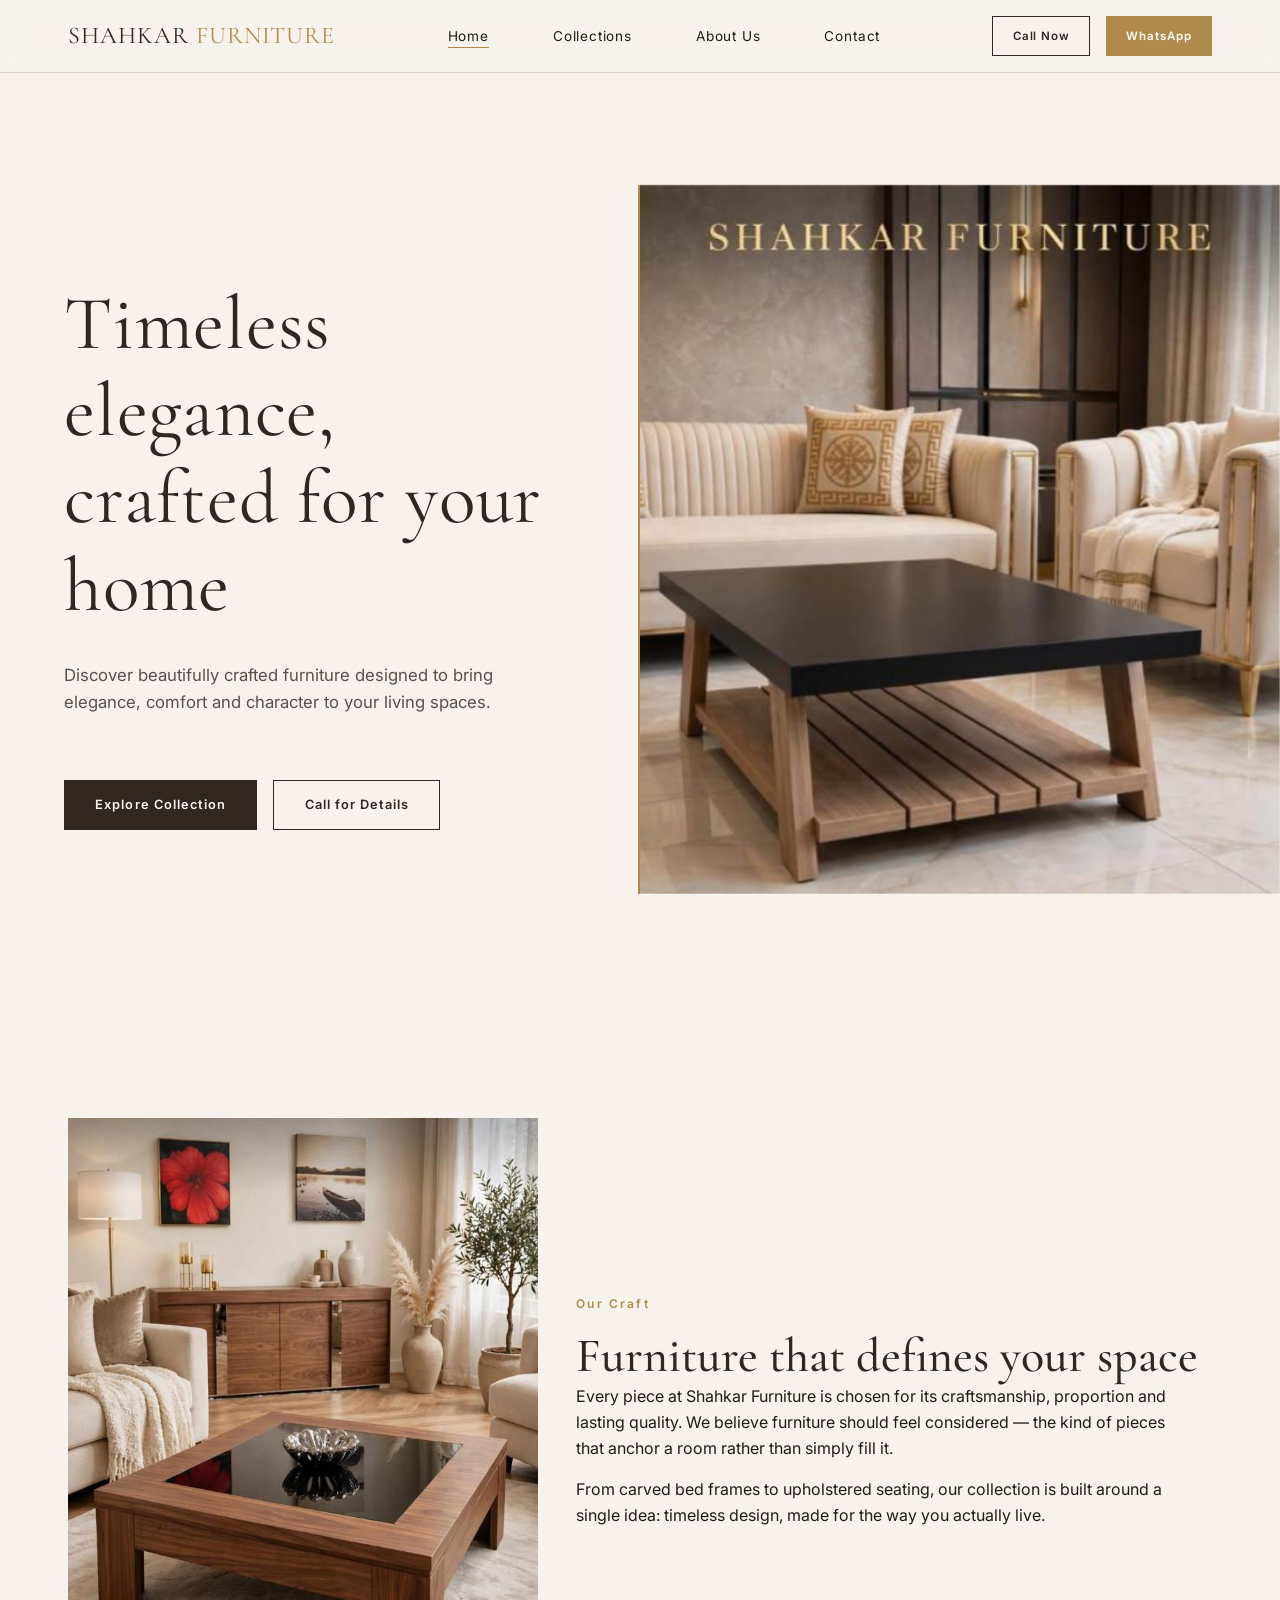
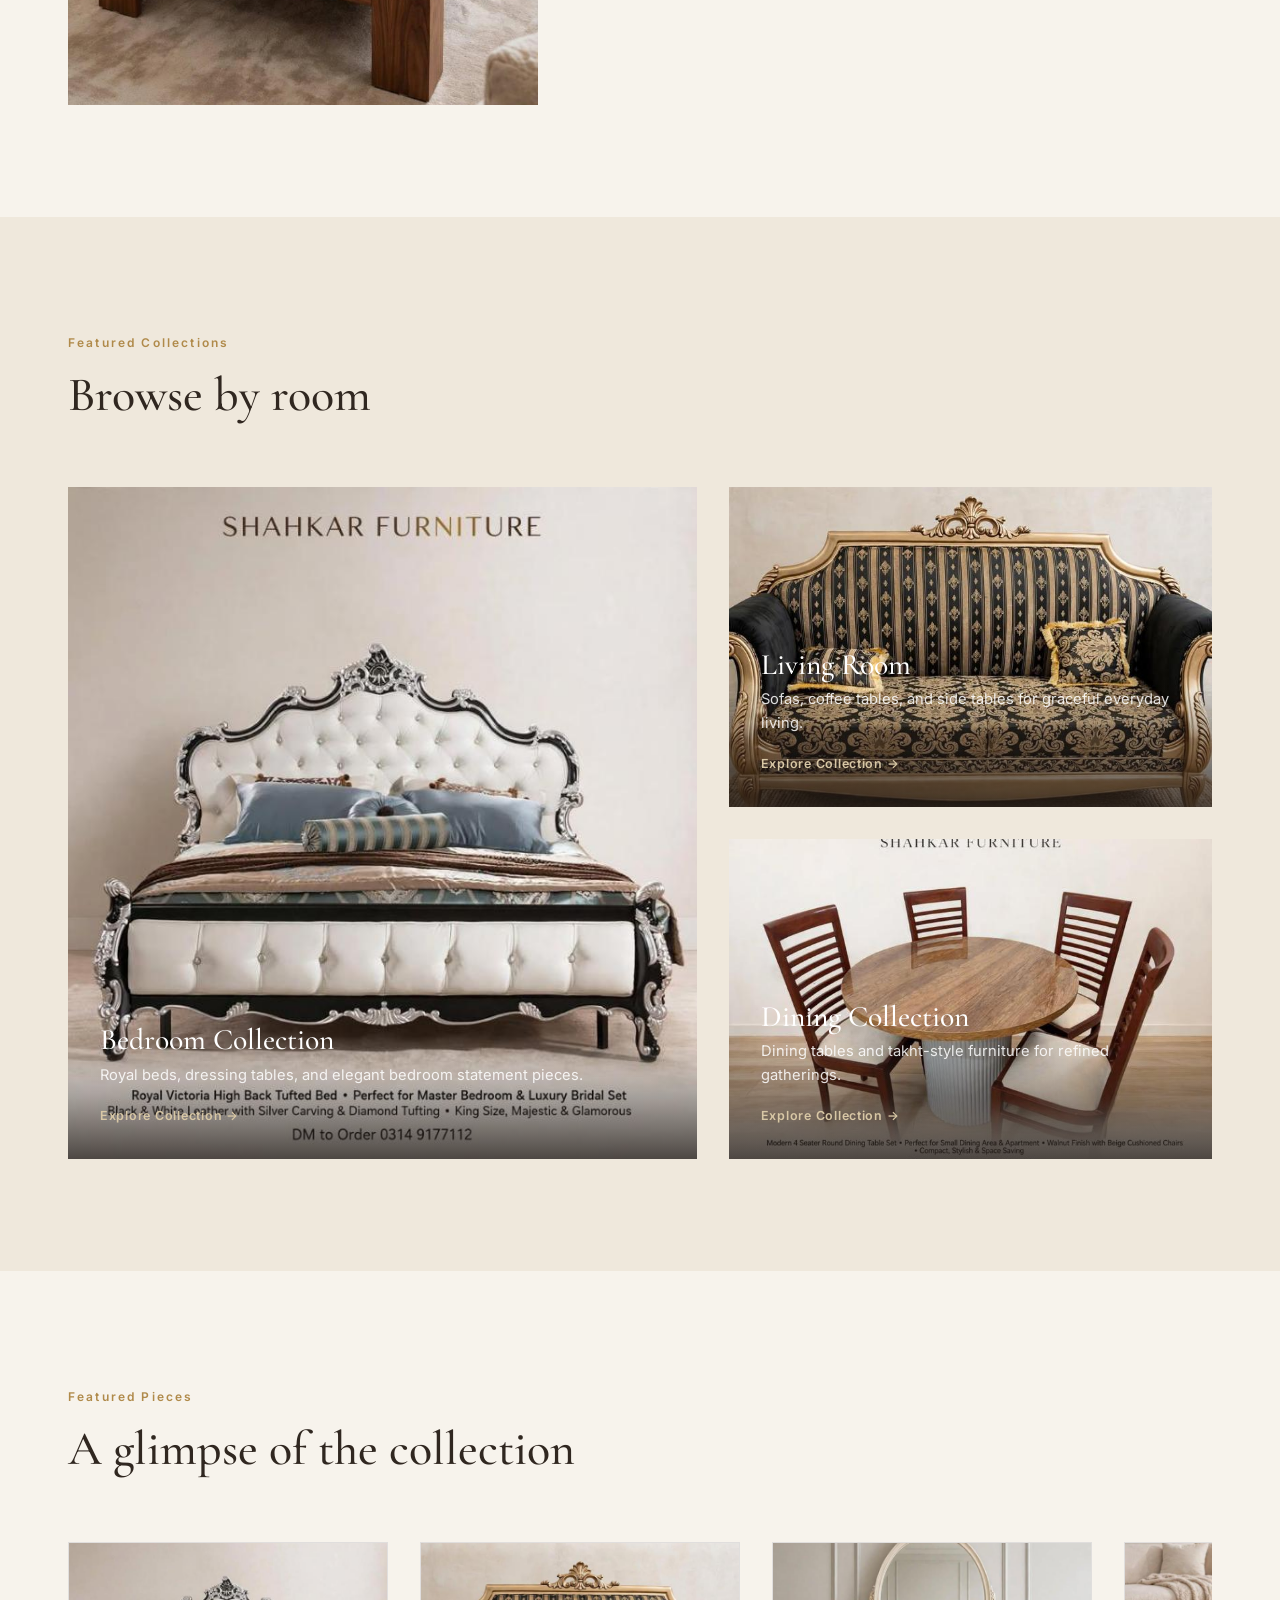
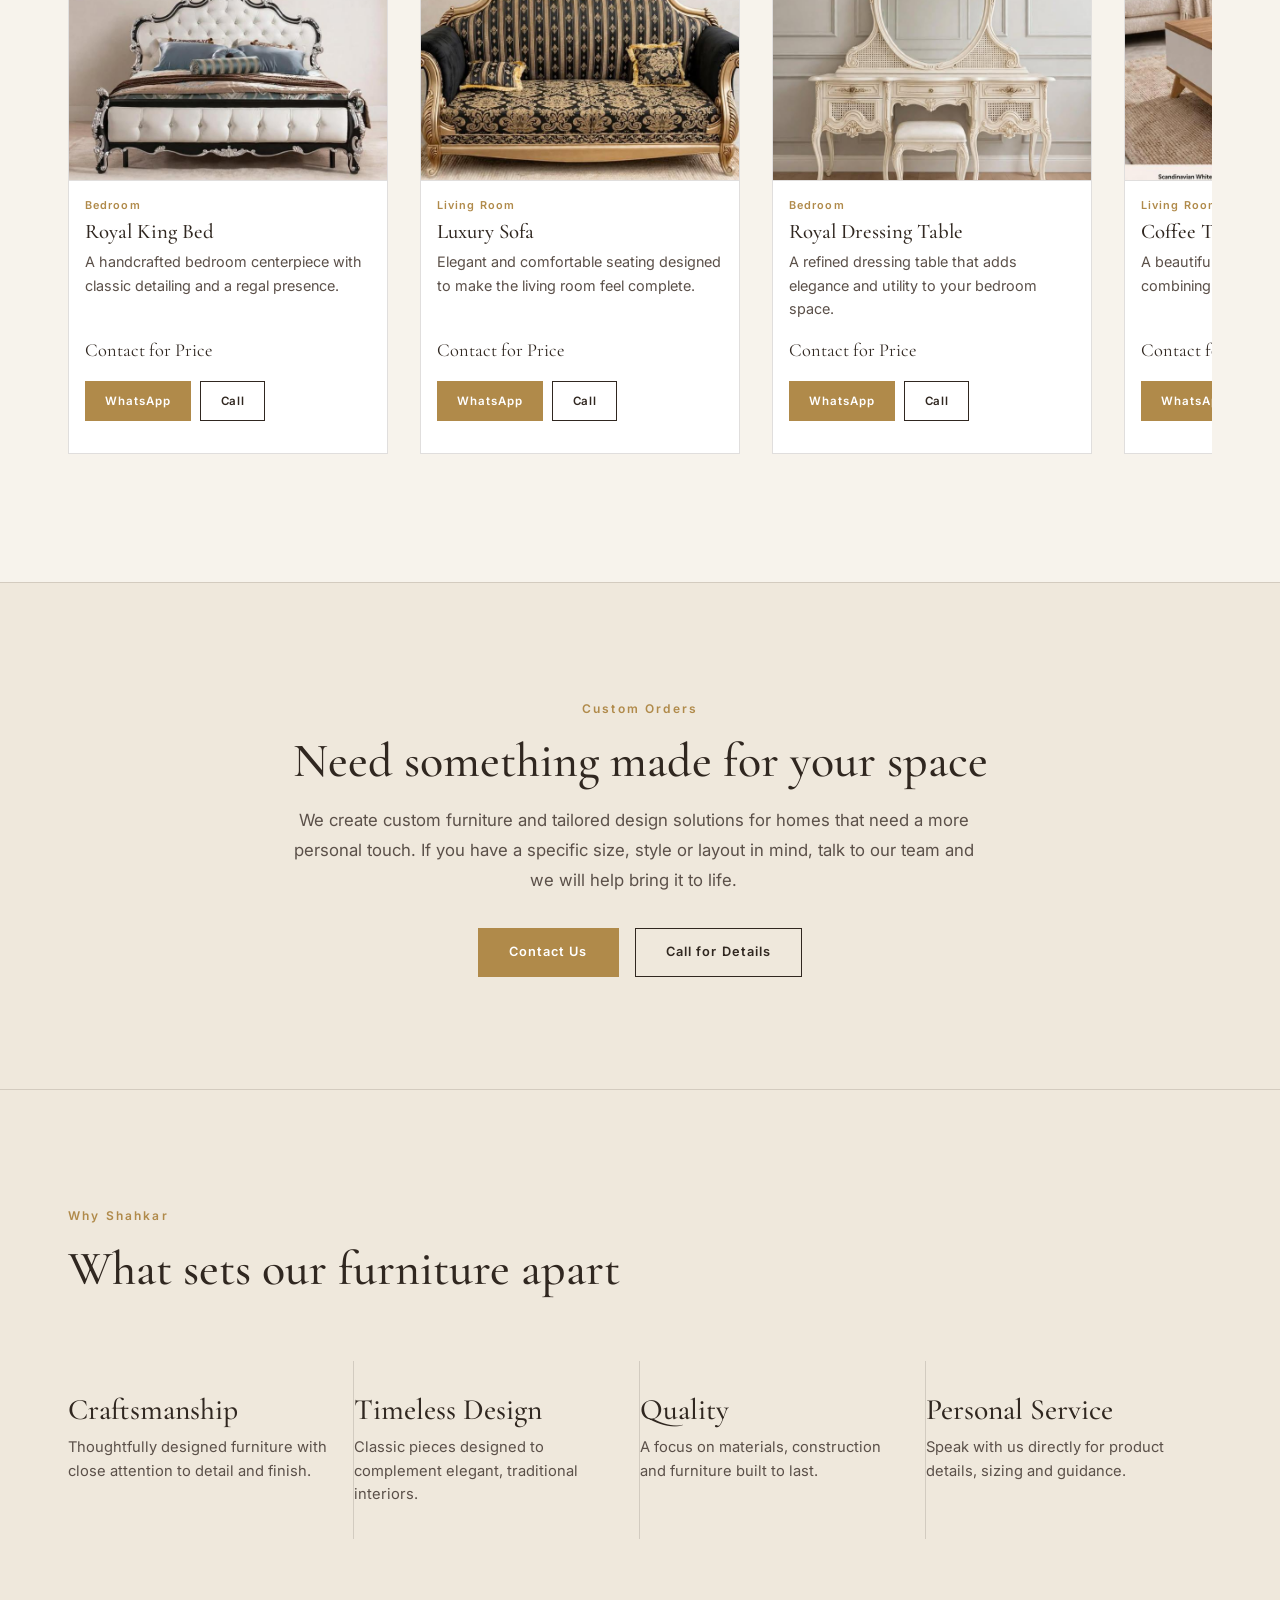
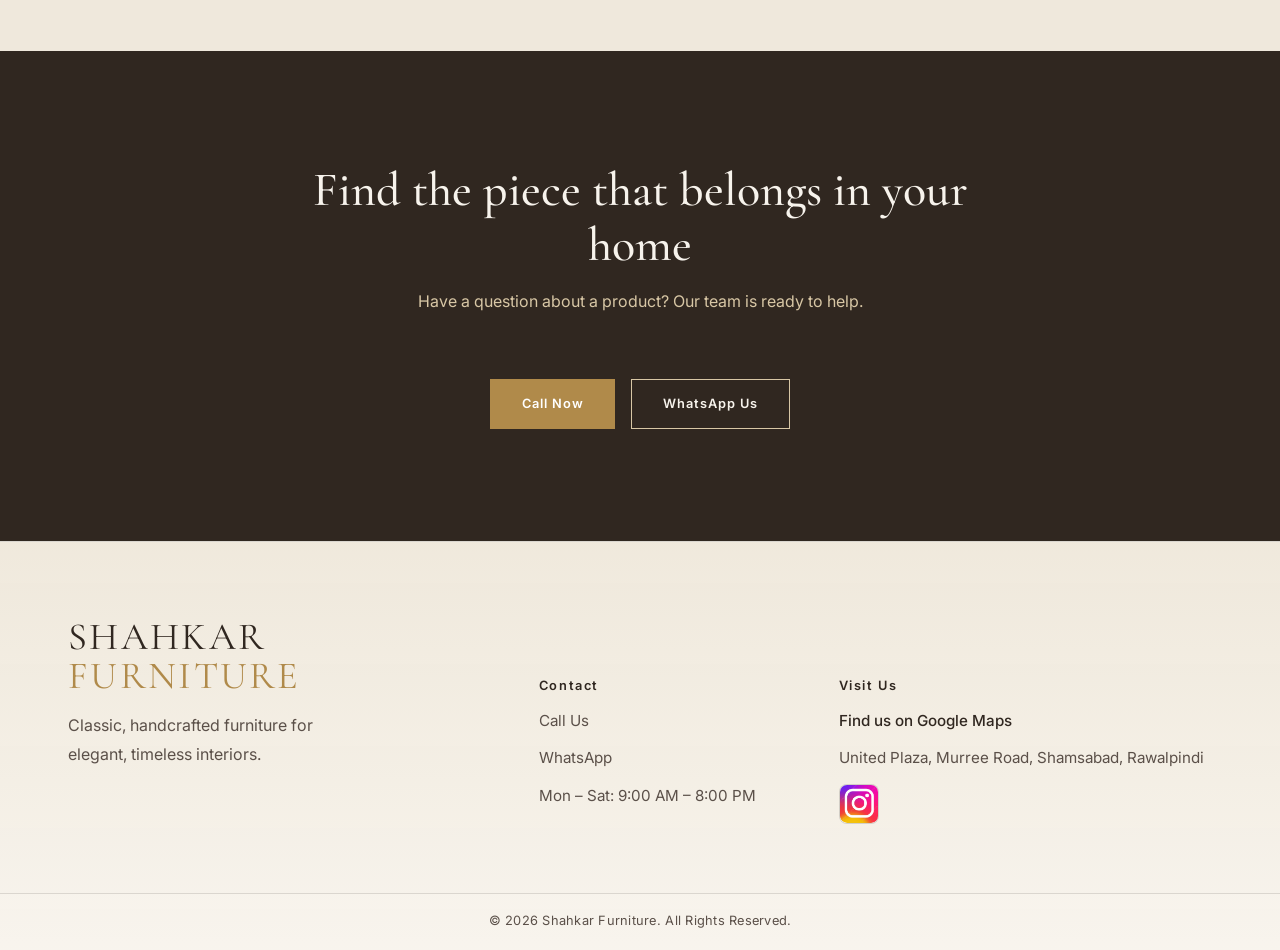
<file: index.html>
<!DOCTYPE html>
<html lang="en">
<head>
  <meta charset="UTF-8">
  <meta name="viewport" content="width=device-width, initial-scale=1.0">

  <meta name="google-site-verification" content="nOSP72SK-7VsrULX-0ebEn_Fag08GCLnJ9cCEVfqCcY" />
  <title>Shahkar Furniture | Luxury Furniture &amp; Classic Designs</title>
  <meta name="description" content="Discover elegant and beautifully crafted furniture at Shahkar Furniture. Explore our collection of beds, sofas, dining furniture, wardrobes and more.">

  <link rel="preconnect" href="https://fonts.googleapis.com">
  <link rel="preconnect" href="https://fonts.gstatic.com" crossorigin>
  <link href="https://fonts.googleapis.com/css2?family=Cormorant+Garamond:wght@400;500;600&family=Inter:wght@400;500;600&display=swap" rel="stylesheet">
  <link rel="icon" type="image/jpeg" href="images/logo/S.jpg">

  <link rel="stylesheet" href="css/style.css">
</head>
<body>

  <!-- ============================= NAVBAR ============================= -->
  <header class="navbar">
    <div class="container navbar__inner">
      <a href="index.html" class="navbar__logo">SHAHKAR <span>FURNITURE</span></a>

      <nav aria-label="Primary">
        <ul class="navbar__links">
          <li><a href="index.html" class="is-active">Home</a></li>
          <li><a href="products.html">Collections</a></li>
          <li><a href="about.html">About Us</a></li>
          <li><a href="#contact">Contact</a></li>
        </ul>
      </nav>

      <div class="navbar__actions">
        <a href="#" data-contact="call" class="btn btn-outline btn-sm">Call Now</a>
        <a href="#" data-contact="whatsapp" class="btn btn-gold btn-sm">WhatsApp</a>
        <button class="navbar__toggle" aria-label="Open menu" aria-expanded="false">
          <span></span><span></span><span></span>
        </button>
      </div>
    </div>

    <div class="navbar__mobile-panel container">
      <a href="index.html">Home</a>
      <a href="products.html">Collections</a>
      <a href="about.html">About Us</a>
      <a href="#contact">Contact</a>
    </div>
  </header>

  <!-- ============================== HERO =============================== -->
  <section class="hero">
    <div class="hero__content">
      <span class="hero__eyebrow">            </span>
      <h1 class="hero__heading">Timeless elegance,<br>crafted for your home</h1>
      <p class="hero__text">
        Discover beautifully crafted furniture designed to bring elegance,
        comfort and character to your living spaces.
      </p>
      <div class="hero__actions">
        <a href="products.html" class="btn btn-primary">Explore Collection</a>
        <a href="#" data-contact="call" class="btn btn-outline">Call for Details</a>
      </div>
    </div>
<div class="hero__media">
  <img src="images/logo/hero.png" alt="Shahkar Furniture">
</div>
  </section>

  <!-- =========================== INTRODUCTION ========================== -->
  <section class="intro">
    <div class="container intro-wrap">
      <div class="intro__image">
    <img src="images/logo/main_page.png" alt="Shahkar Furniture craftsmanship">
    </div>
      <div class="intro__body">
        <span class="section-label">Our Craft</span>
        <h2>Furniture that defines your space</h2>
        <p>
          Every piece at Shahkar Furniture is chosen for its craftsmanship,
          proportion and lasting quality. We believe furniture should feel
          considered — the kind of pieces that anchor a room rather than
          simply fill it.
        </p>
        <p>
          From carved bed frames to upholstered seating, our collection is
          built around a single idea: timeless design, made for the way you
          actually live.
        </p>
      </div>
    </div>
  </section>

  <!-- =========================== COLLECTIONS =========================== -->
<section class="section-alt">
  <div class="container">
    <div class="section-heading">
      <span class="section-label">Featured Collections</span>
      <h2>Browse by room</h2>
    </div>

    <div class="collections-grid">

      <!-- Bedroom -->
      <a href="products.html?category=bedroom" class="collection-card collection-card--large">
        <img src="images/categories/bed/bed_1.jpeg" alt="Bedroom Collection">

        <div class="collection-card__body">
          <h3>Bedroom Collection</h3>
          <p>Royal beds, dressing tables, and elegant bedroom statement pieces.</p>
          <span class="collection-card__link">Explore Collection →</span>
        </div>
      </a>


      <div class="collections-grid__stack">

        <!-- Living Room -->
        <a href="products.html?category=living-room" class="collection-card">
          <img src="images/categories/sofa/sofa_1.jpeg" alt="Living Room Collection">

          <div class="collection-card__body">
            <h3>Living Room</h3>
            <p>Sofas, coffee tables, and side tables for graceful everyday living.</p>
            <span class="collection-card__link">Explore Collection →</span>
          </div>
        </a>


        <!-- Dining -->
        <a href="products.html?category=dining" class="collection-card">
          <img src="images/categories/dining/dini_1.jpeg" alt="Dining Collection">

          <div class="collection-card__body">
            <h3>Dining Collection</h3>
            <p>Dining tables and takht-style furniture for refined gatherings.</p>
            <span class="collection-card__link">Explore Collection →</span>
          </div>
        </a>

      </div>
    </div>
  </div>
</section>

  <!-- ======================== FEATURED PRODUCTS ======================== -->
  <section>
    <div class="container">
      <div class="section-heading">
        <span class="section-label">Featured Pieces</span>
        <h2>A glimpse of the collection</h2>
      </div>

      <div class="products-scroller">

        <article class="product-card">
          <div class="product-card__media">
            <img src="images/categories/bed/bed_1.jpeg" alt="Royal King Bed">
          </div>
          <div class="product-card__body">
            <span class="product-card__category">Bedroom</span>
            <h3 class="product-card__name">Royal King Bed</h3>
            <p class="product-card__desc">A handcrafted bedroom centerpiece with classic detailing and a regal presence.</p>
            <span class="product-card__price">Contact for Price</span>
            <div class="product-card__actions">
              <a href="#" data-contact="whatsapp" data-product="Royal King Bed" class="btn btn-gold btn-sm">WhatsApp</a>
              <a href="#" data-contact="call" class="btn btn-outline btn-sm">Call</a>
            </div>
          </div>
        </article>

        <article class="product-card">
          <div class="product-card__media">
            <img src="images/categories/sofa/sofa_1.jpeg" alt="Luxury Sofa">
          </div>
          <div class="product-card__body">
            <span class="product-card__category">Living Room</span>
            <h3 class="product-card__name">Luxury Sofa</h3>
            <p class="product-card__desc">Elegant and comfortable seating designed to make the living room feel complete.</p>
            <span class="product-card__price">Contact for Price</span>
            <div class="product-card__actions">
              <a href="#" data-contact="whatsapp" data-product="Luxury Sofa" class="btn btn-gold btn-sm">WhatsApp</a>
              <a href="#" data-contact="call" class="btn btn-outline btn-sm">Call</a>
            </div>
          </div>
        </article>

        <article class="product-card">
          <div class="product-card__media">
            <img src="images/categories/dressing_table/dressi_1.jpeg" alt="Royal Dressing Table">
          </div>
          <div class="product-card__body">
            <span class="product-card__category">Bedroom</span>
            <h3 class="product-card__name">Royal Dressing Table</h3>
            <p class="product-card__desc">A refined dressing table that adds elegance and utility to your bedroom space.</p>
            <span class="product-card__price">Contact for Price</span>
            <div class="product-card__actions">
              <a href="#" data-contact="whatsapp" data-product="Royal Dressing Table" class="btn btn-gold btn-sm">WhatsApp</a>
              <a href="#" data-contact="call" class="btn btn-outline btn-sm">Call</a>
            </div>
          </div>
        </article>

        <article class="product-card">
          <div class="product-card__media">
            <img src="images/categories/coffee_table/tab_1.jpeg" alt="Coffee Table">
          </div>
          <div class="product-card__body">
            <span class="product-card__category">Living Room</span>
            <h3 class="product-card__name">Coffee Table</h3>
            <p class="product-card__desc">A beautiful focal point for the lounge, combining style and everyday practicality.</p>
            <span class="product-card__price">Contact for Price</span>
            <div class="product-card__actions">
              <a href="#" data-contact="whatsapp" data-product="Coffee Table" class="btn btn-gold btn-sm">WhatsApp</a>
              <a href="#" data-contact="call" class="btn btn-outline btn-sm">Call</a>
            </div>
          </div>
        </article>

        <article class="product-card">
          <div class="product-card__media">
            <img src="images/categories/takht_table/tab_1.jpeg" alt="Takht Table">
          </div>
          <div class="product-card__body">
            <span class="product-card__category">Dining</span>
            <h3 class="product-card__name">Takht Table</h3>
            <p class="product-card__desc">Traditional dining furniture with warm wood tones and a graceful statement silhouette.</p>
            <span class="product-card__price">Contact for Price</span>
            <div class="product-card__actions">
              <a href="#" data-contact="whatsapp" data-product="Takht Table" class="btn btn-gold btn-sm">WhatsApp</a>
              <a href="#" data-contact="call" class="btn btn-outline btn-sm">Call</a>
            </div>
          </div>
        </article>

      </div>
    </div>
  </section>

  <!-- =========================== CUSTOM ORDERS ========================== -->
  <section class="section-alt custom-order">
    <div class="container custom-order__wrap">
      <div class="custom-order__content">
        <span class="section-label">Custom Orders</span>
        <h2>Need something made for your space</h2>
        <p>
          We create custom furniture and tailored design solutions for homes that need a more personal touch.
          If you have a specific size, style or layout in mind, talk to our team and we will help bring it to life.
        </p>
        <div class="custom-order__actions">
          <a href="#" data-contact="whatsapp" class="btn btn-gold">Contact Us</a>
          <a href="#" data-contact="call" class="btn btn-outline">Call for Details</a>
        </div>
      </div>
    </div>
  </section>

  <!-- ============================ WHY SHAHKAR =========================== -->
  <section class="section-alt">
    <div class="container">
      <div class="section-heading">
        <span class="section-label">Why Shahkar</span>
        <h2>What sets our furniture apart</h2>
      </div>

      <div class="why-list">
        <div class="why-item">
          <h3>Craftsmanship</h3>
          <p>Thoughtfully designed furniture with close attention to detail and finish.</p>
        </div>
        <div class="why-item">
          <h3>Timeless Design</h3>
          <p>Classic pieces designed to complement elegant, traditional interiors.</p>
        </div>
        <div class="why-item">
          <h3>Quality</h3>
          <p>A focus on materials, construction and furniture built to last.</p>
        </div>
        <div class="why-item">
          <h3>Personal Service</h3>
          <p>Speak with us directly for product details, sizing and guidance.</p>
        </div>
      </div>
    </div>
  </section>

  <!-- ============================ CONTACT CTA =========================== -->
  <section class="cta-panel" id="contact">
    <h2>Find the piece that belongs in your home</h2>
    <p>Have a question about a product? Our team is ready to help.</p>
    <div class="cta-panel__actions">
      <a href="#" data-contact="call" class="btn btn-gold">Call Now</a>
      <a href="#" data-contact="whatsapp" class="btn btn-outline">WhatsApp Us</a>
    </div>
  </section>

  <!-- ============================== FOOTER =============================== -->
  <footer class="footer">
    <div class="container footer__grid">
      <div class="footer__intro">
        <div class="footer__brand">
          <div class="navbar__logo">SHAHKAR <span>FURNITURE</span></div>
          <p>Classic, handcrafted furniture for elegant, timeless interiors.</p>
        </div>
      </div>

      <div class="footer__contact">
        <h4>Contact</h4>
        <ul>
          <li><a href="#" data-contact="call">Call Us</a></li>
          <li><a href="#" data-contact="whatsapp">WhatsApp</a></li>
          <li>Mon – Sat: 9:00 AM – 8:00 PM</li>
        </ul>
      </div>

      <div class="footer__map">
        <h4>Visit Us</h4>
        <ul>
          <li><a href="https://www.google.com/maps/place/United+Plaza/@33.6375949,73.0699464,516m/data=!3m2!1e3!4b1!4m6!3m5!1s0x38df94d885b612c5:0x527fc7f7a843a9ea!8m2!3d33.6375949!4d73.0725267!16s%2Fg%2F12mkw70t5?entry=ttu&g_ep=EgoyMDI2MDkwOC4wIKXMDSoASAFQAw%3D%3D" target="_blank" rel="noopener">Find us on Google Maps</a></li>
          <li>United Plaza, Murree Road, Shamsabad, Rawalpindi</li>
          <li>
            <a href="https://www.instagram.com/shahkar.furnitures/" target="_blank" rel="noopener noreferrer" aria-label="Instagram" class="footer__social-link">
              <img src="images/logo/insta.jpeg" alt="Instagram" />
            </a>
          </li>
        </ul>
      </div>
    </div>

    <div class="footer__bottom">
      &copy; 2026 Shahkar Furniture. All Rights Reserved.
    </div>
  </footer>

  <!-- ===================== MOBILE STICKY CONTACT BAR ==================== -->
  <div class="mobile-contact-bar">
    <div class="mobile-contact-bar__inner container">
      <a href="#" data-contact="call">Call</a>
      <a href="#" data-contact="whatsapp">WhatsApp</a>
    </div>
  </div>

  <script src="js/script.js"></script>
</body>
</html>
</file>
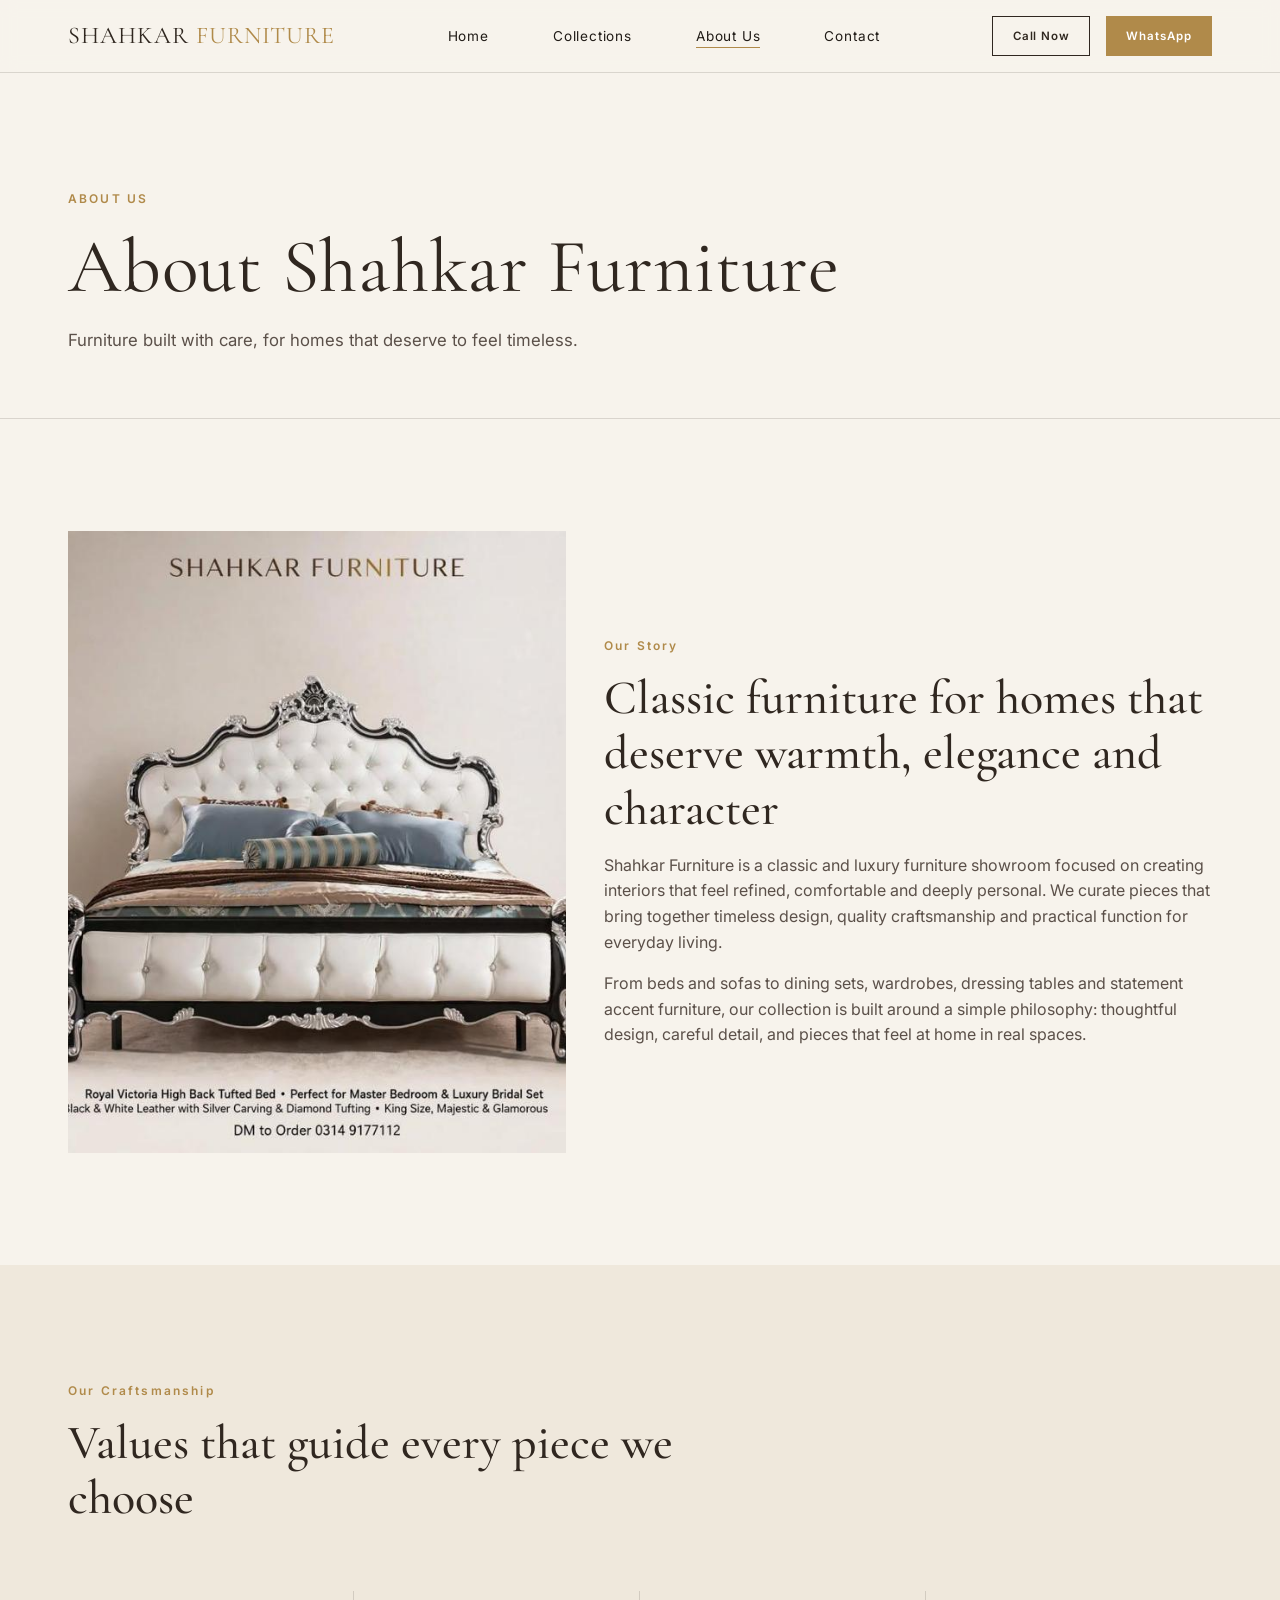
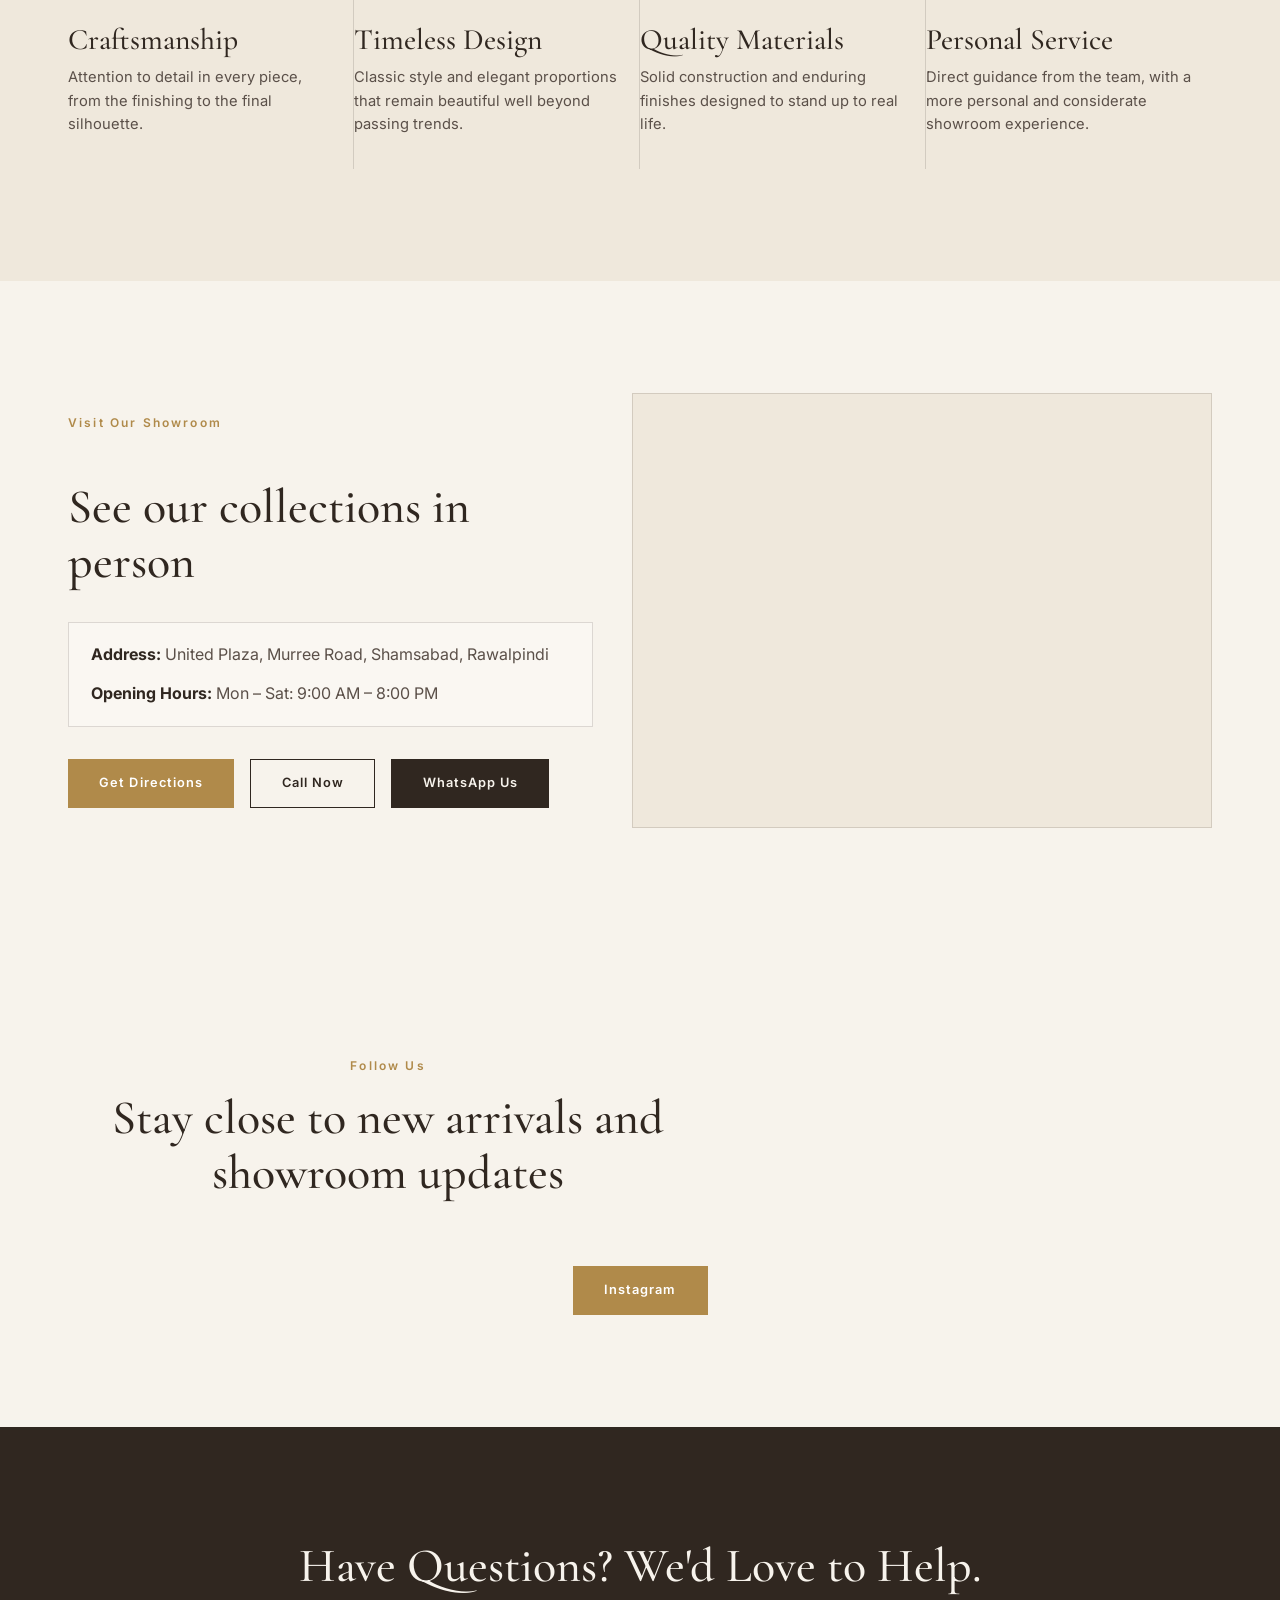
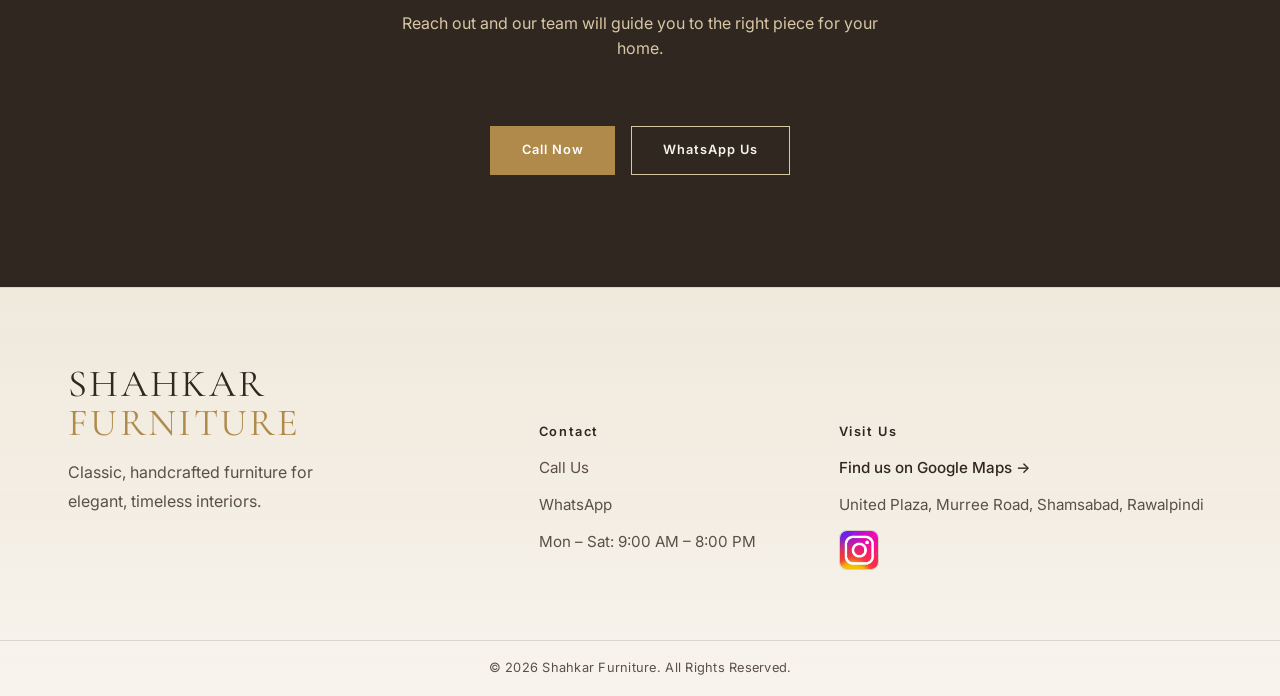
<file: about.html>
<!DOCTYPE html>
<html lang="en">
<head>
  <meta charset="UTF-8">
  <meta name="viewport" content="width=device-width, initial-scale=1.0">
  <title>About Us | Shahkar Furniture</title>
  <meta name="description" content="Learn about Shahkar Furniture, a timeless furniture showroom creating elegant, handcrafted pieces for refined homes.">

  <link rel="preconnect" href="https://fonts.googleapis.com">
  <link rel="preconnect" href="https://fonts.gstatic.com" crossorigin>
  <link href="https://fonts.googleapis.com/css2?family=Cormorant+Garamond:wght@400;500;600&family=Inter:wght@400;500;600&display=swap" rel="stylesheet">
  <link rel="icon" type="image/jpeg" href="images/logo/S.jpg">

  <link rel="stylesheet" href="css/style.css">
</head>
<body>

  <!-- ============================= NAVBAR ============================= -->
  <header class="navbar">
    <div class="container navbar__inner">
      <a href="index.html" class="navbar__logo">SHAHKAR <span>FURNITURE</span></a>

      <nav aria-label="Primary">
        <ul class="navbar__links">
          <li><a href="index.html">Home</a></li>
          <li><a href="products.html">Collections</a></li>
          <li><a href="about.html" class="is-active">About Us</a></li>
          <li><a href="index.html#contact">Contact</a></li>
        </ul>
      </nav>

      <div class="navbar__actions">
        <a href="#" data-contact="call" class="btn btn-outline btn-sm">Call Now</a>
        <a href="#" data-contact="whatsapp" class="btn btn-gold btn-sm">WhatsApp</a>
        <button class="navbar__toggle" aria-label="Open menu" aria-expanded="false">
          <span></span><span></span><span></span>
        </button>
      </div>
    </div>

    <div class="navbar__mobile-panel container">
      <a href="index.html">Home</a>
      <a href="products.html">Collections</a>
      <a href="about.html">About Us</a>
      <a href="index.html#contact">Contact</a>
    </div>
  </header>

  <main>
    <!-- ============================ PAGE HERO ============================ -->
    <section class="page-hero about-page-hero">
      <div class="container">
        <span class="section-label">ABOUT US</span>
        <h1>About Shahkar Furniture</h1>
        <p>Furniture built with care, for homes that deserve to feel timeless.</p>
      </div>
    </section>

    <!-- ============================ OUR STORY ============================ -->
    <section class="about-story">
      <div class="container about-story__inner">
        <div class="about-story__media">
          <img src="images/categories/bed/bed_1.jpeg" alt="Luxury bed from Shahkar Furniture showroom" />
        </div>
        <div class="about-story__body">
          <span class="section-label">Our Story</span>
          <h2>Classic furniture for homes that deserve warmth, elegance and character</h2>
          <!-- Placeholder copy: replace this with the client's real story and background. -->
          <p>Shahkar Furniture is a classic and luxury furniture showroom focused on creating interiors that feel refined, comfortable and deeply personal. We curate pieces that bring together timeless design, quality craftsmanship and practical function for everyday living.</p>
          <p>From beds and sofas to dining sets, wardrobes, dressing tables and statement accent furniture, our collection is built around a simple philosophy: thoughtful design, careful detail, and pieces that feel at home in real spaces.</p>
        </div>
      </div>
    </section>

    <!-- ========================= OUR CRAFTSMANSHIP ======================== -->
    <section class="section-alt">
      <div class="container">
        <div class="section-heading">
          <span class="section-label">Our Craftsmanship</span>
          <h2>Values that guide every piece we choose</h2>
        </div>

        <div class="why-list">
          <div class="why-item">
            <h3>Craftsmanship</h3>
            <p>Attention to detail in every piece, from the finishing to the final silhouette.</p>
          </div>
          <div class="why-item">
            <h3>Timeless Design</h3>
            <p>Classic style and elegant proportions that remain beautiful well beyond passing trends.</p>
          </div>
          <div class="why-item">
            <h3>Quality Materials</h3>
            <p>Solid construction and enduring finishes designed to stand up to real life.</p>
          </div>
          <div class="why-item">
            <h3>Personal Service</h3>
            <p>Direct guidance from the team, with a more personal and considerate showroom experience.</p>
          </div>
        </div>
      </div>
    </section>

    <!-- ============================ SHOWROOM ============================ -->
    <section class="about-showroom">
      <div class="container about-showroom__inner">
        <div class="about-showroom__details">
          <span class="section-label">Visit Our Showroom</span>
          <h2>See our collections in person</h2>

          <ul class="about-showroom__list">
            <li><strong>Address:</strong> United Plaza, Murree Road, Shamsabad, Rawalpindi</li>
            <li><strong>Opening Hours:</strong> Mon – Sat: 9:00 AM – 8:00 PM</li>
          </ul>

          <div class="about-showroom__actions">
            <a href="https://www.google.com/maps/place/United+Plaza/@33.6375949,73.0699464,516m/data=!3m2!1e3!4b1!4m6!3m5!1s0x38df94d885b612c5:0x527fc7f7a843a9ea!8m2!3d33.6375949!4d73.0725267!16s%2Fg%2F12mkw70t5?entry=ttu&g_ep=EgoyMDI2MDkwOC4wIKXMDSoASAFQAw%3D%3D" class="btn btn-gold" target="_blank" rel="noopener">Get Directions</a>
            <a href="#" data-contact="call" class="btn btn-outline">Call Now</a>
            <a href="#" data-contact="whatsapp" class="btn btn-primary">WhatsApp Us</a>
          </div>
        </div>

        <div class="about-showroom__map">
          <div class="about-showroom__map-wrap">
            <!-- TODO: replace with real Google Maps embed URL for the showroom -->
            <iframe
              title="Shahkar Furniture showroom location"
              src="https://www.google.com/maps?q=United%20Plaza%20Murree%20Road%20Shamsabad%20Rawalpindi&output=embed"
              loading="lazy"
              referrerpolicy="no-referrer-when-downgrade"
              allowfullscreen>
            </iframe>
          </div>
        </div>
      </div>
    </section>

    <!-- ============================ SOCIAL ============================ -->
    <section class="about-social">
      <div class="container about-social__inner">
        <div class="section-heading">
          <span class="section-label">Follow Us</span>
          <h2>Stay close to new arrivals and showroom updates</h2>
        </div>

        <div class="about-social__actions">
          <a href="https://www.instagram.com/shahkar.furnitures/" class="btn btn-gold" target="_blank" rel="noopener noreferrer">Instagram</a>
        </div>
      </div>
    </section>

    <!-- ============================ CONTACT CTA ============================ -->
    <section class="cta-panel" id="contact">
      <h2>Have Questions? We'd Love to Help.</h2>
      <p>Reach out and our team will guide you to the right piece for your home.</p>
      <div class="cta-panel__actions">
        <a href="#" data-contact="call" class="btn btn-gold">Call Now</a>
        <a href="#" data-contact="whatsapp" class="btn btn-outline">WhatsApp Us</a>
      </div>
    </section>
  </main>

  <!-- ============================== FOOTER =============================== -->
  <footer class="footer">
    <div class="container footer__grid">
      <div class="footer__intro">
        <div class="footer__brand">
          <div class="navbar__logo">SHAHKAR <span>FURNITURE</span></div>
          <p>Classic, handcrafted furniture for elegant, timeless interiors.</p>
        </div>
      </div>

      <div class="footer__contact">
        <h4>Contact</h4>
        <ul>
          <li><a href="#" data-contact="call">Call Us</a></li>
          <li><a href="#" data-contact="whatsapp">WhatsApp</a></li>
          <li>Mon – Sat: 9:00 AM – 8:00 PM</li>
        </ul>
      </div>

      <div class="footer__map">
        <h4>Visit Us</h4>
        <ul>
          <li><a href="https://www.google.com/maps/place/United+Plaza/@33.6375949,73.0699464,516m/data=!3m2!1e3!4b1!4m6!3m5!1s0x38df94d885b612c5:0x527fc7f7a843a9ea!8m2!3d33.6375949!4d73.0725267!16s%2Fg%2F12mkw70t5?entry=ttu&g_ep=EgoyMDI2MDkwOC4wIKXMDSoASAFQAw%3D%3D" target="_blank" rel="noopener">Find us on Google Maps →</a></li>
          <li>United Plaza, Murree Road, Shamsabad, Rawalpindi</li>
          <li>
            <a href="https://www.instagram.com/shahkar.furnitures/" target="_blank" rel="noopener noreferrer" aria-label="Instagram" class="footer__social-link">
              <img src="images/logo/insta.jpeg" alt="Instagram" />
            </a>
          </li>
        </ul>
      </div>
    </div>

    <div class="footer__bottom">
      &copy; 2026 Shahkar Furniture. All Rights Reserved.
    </div>
  </footer>

  <!-- ===================== MOBILE STICKY CONTACT BAR ==================== -->
  <div class="mobile-contact-bar">
    <div class="mobile-contact-bar__inner container">
      <a href="#" data-contact="call">Call</a>
      <a href="#" data-contact="whatsapp">WhatsApp</a>
    </div>
  </div>

  <script src="js/script.js"></script>
</body>
</html>
</file>
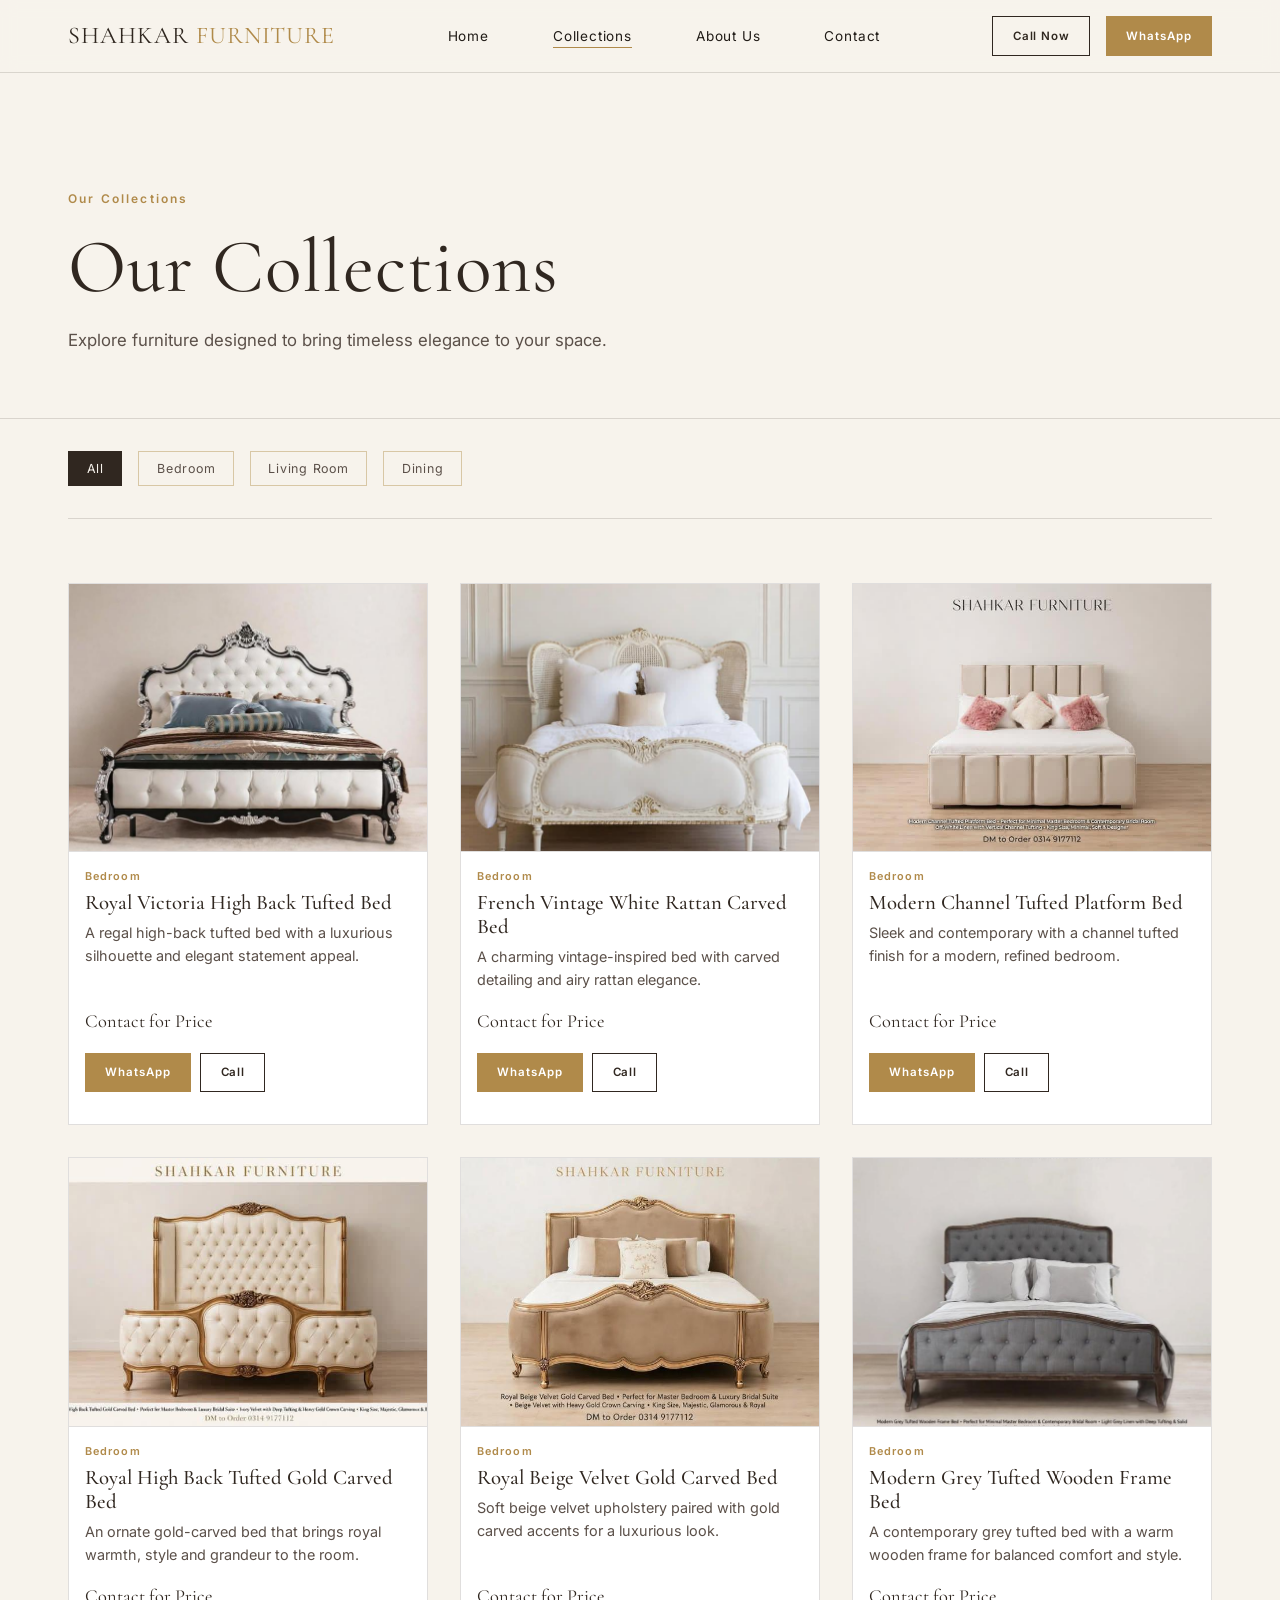
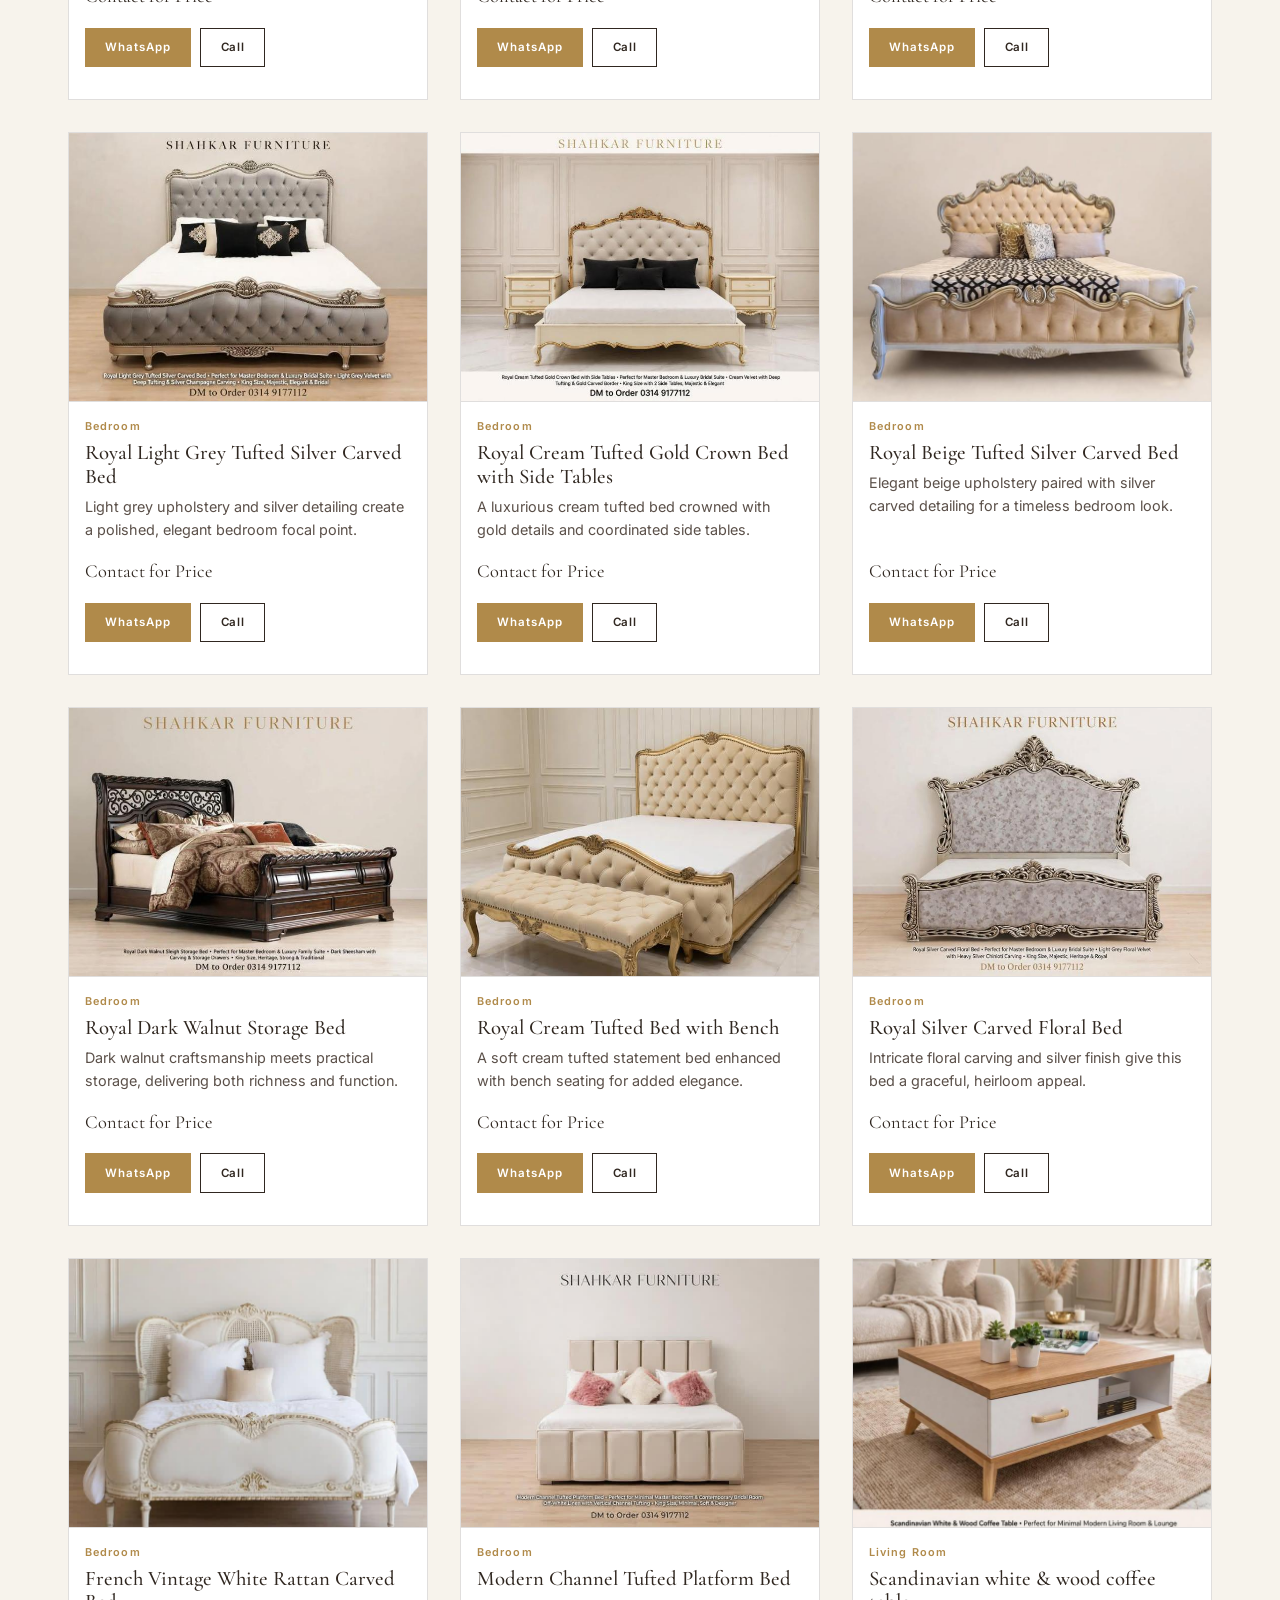
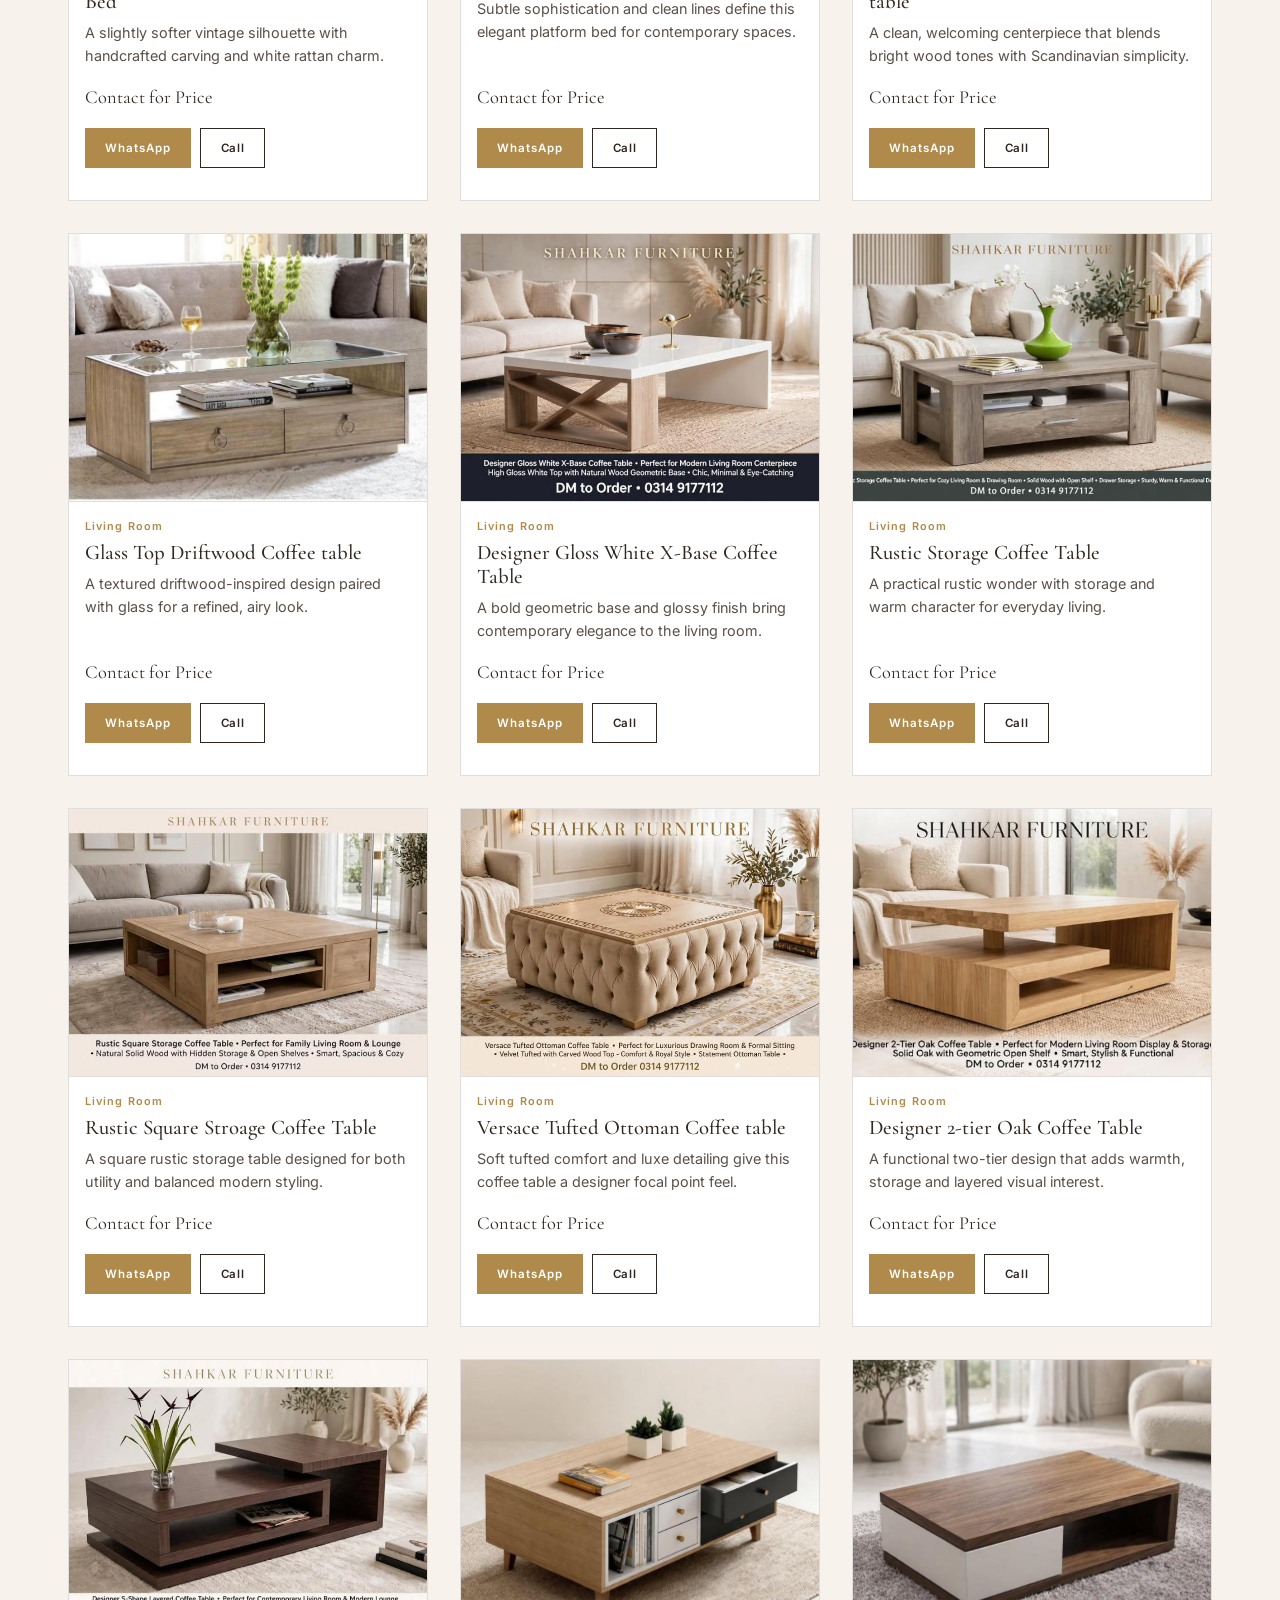
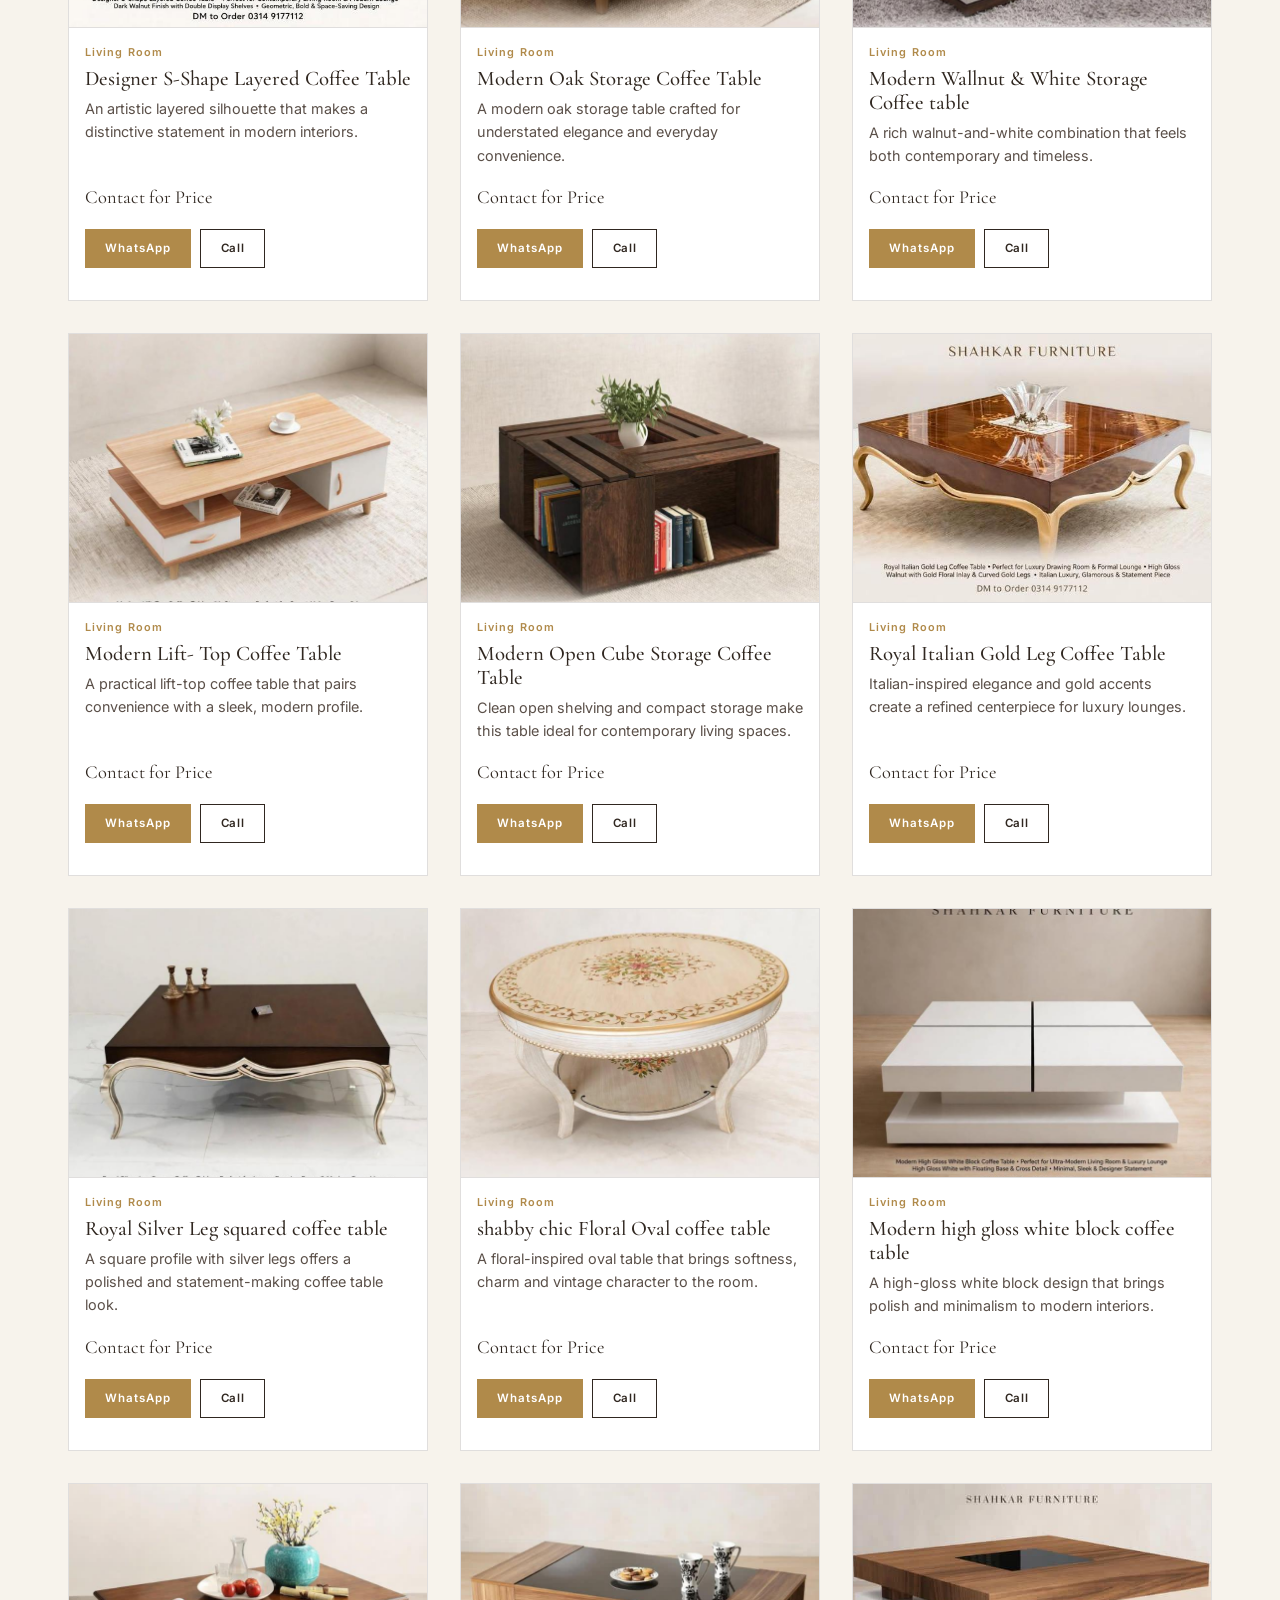
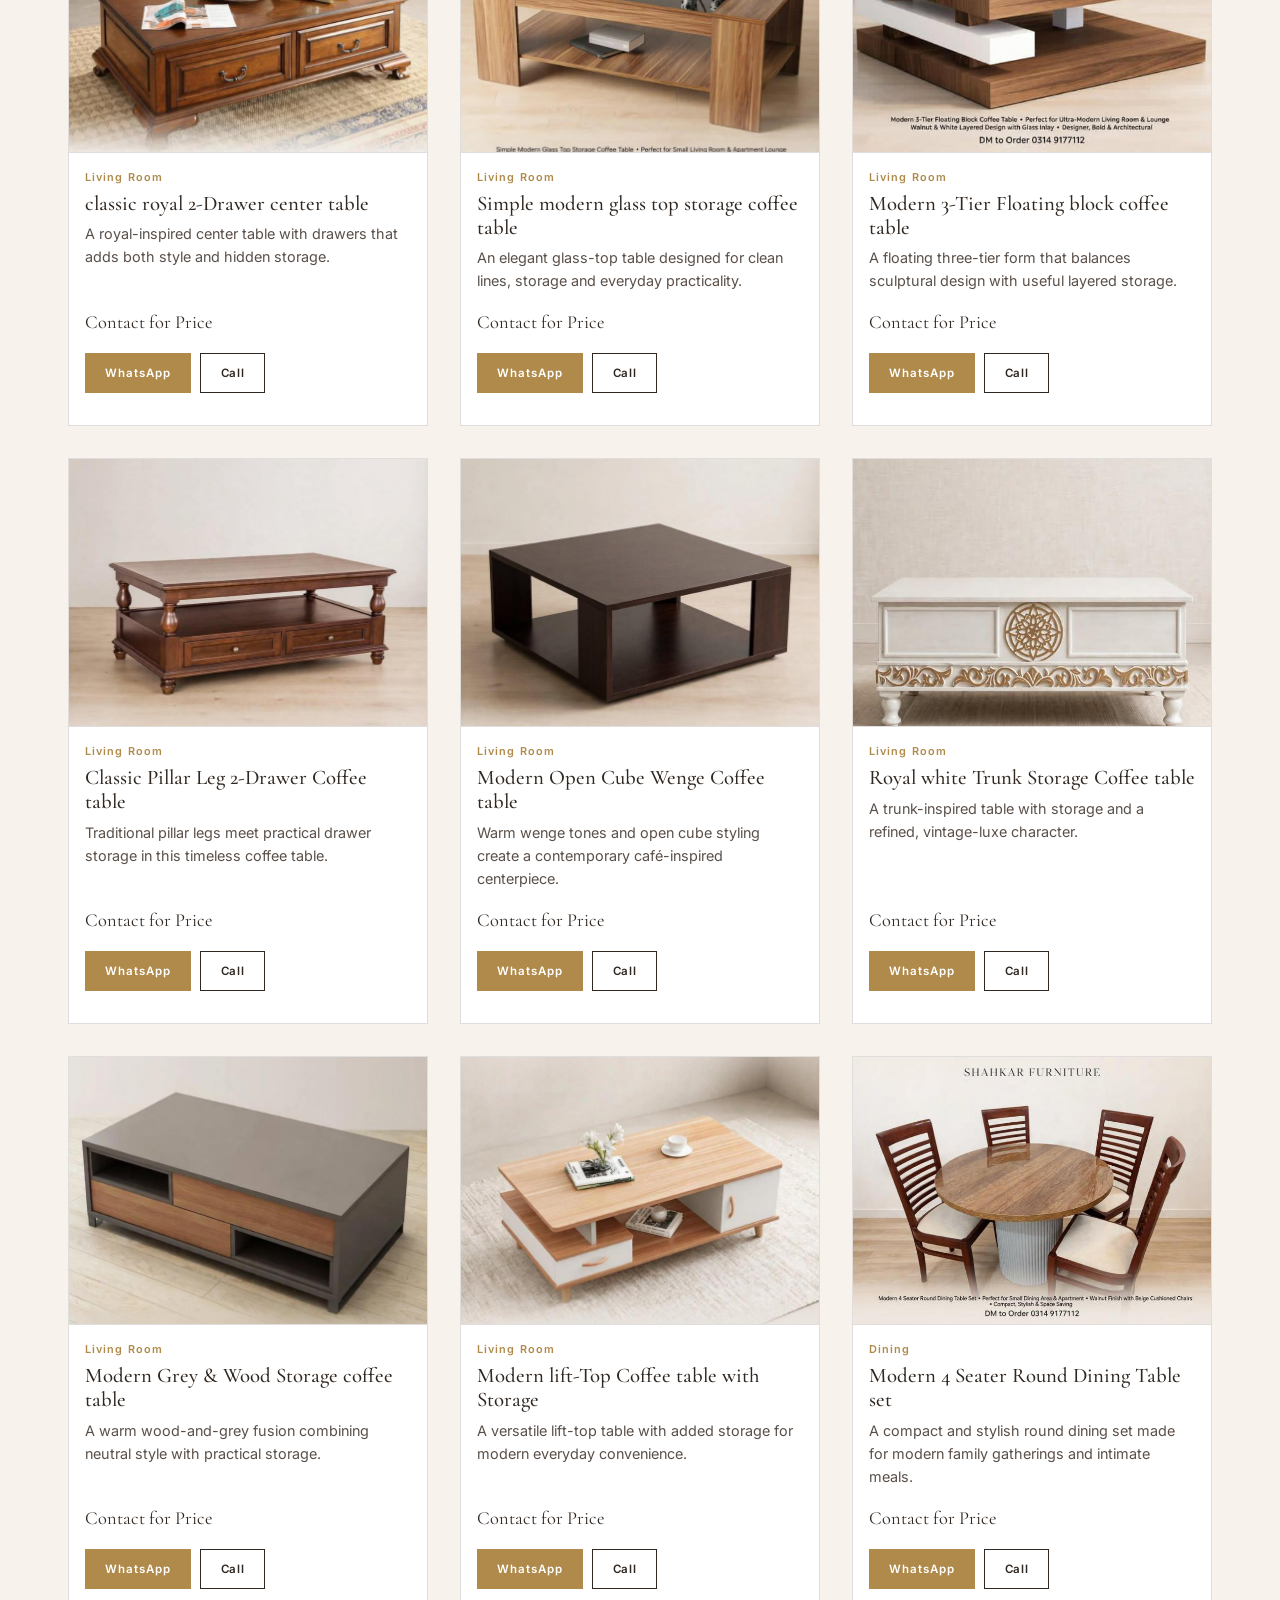
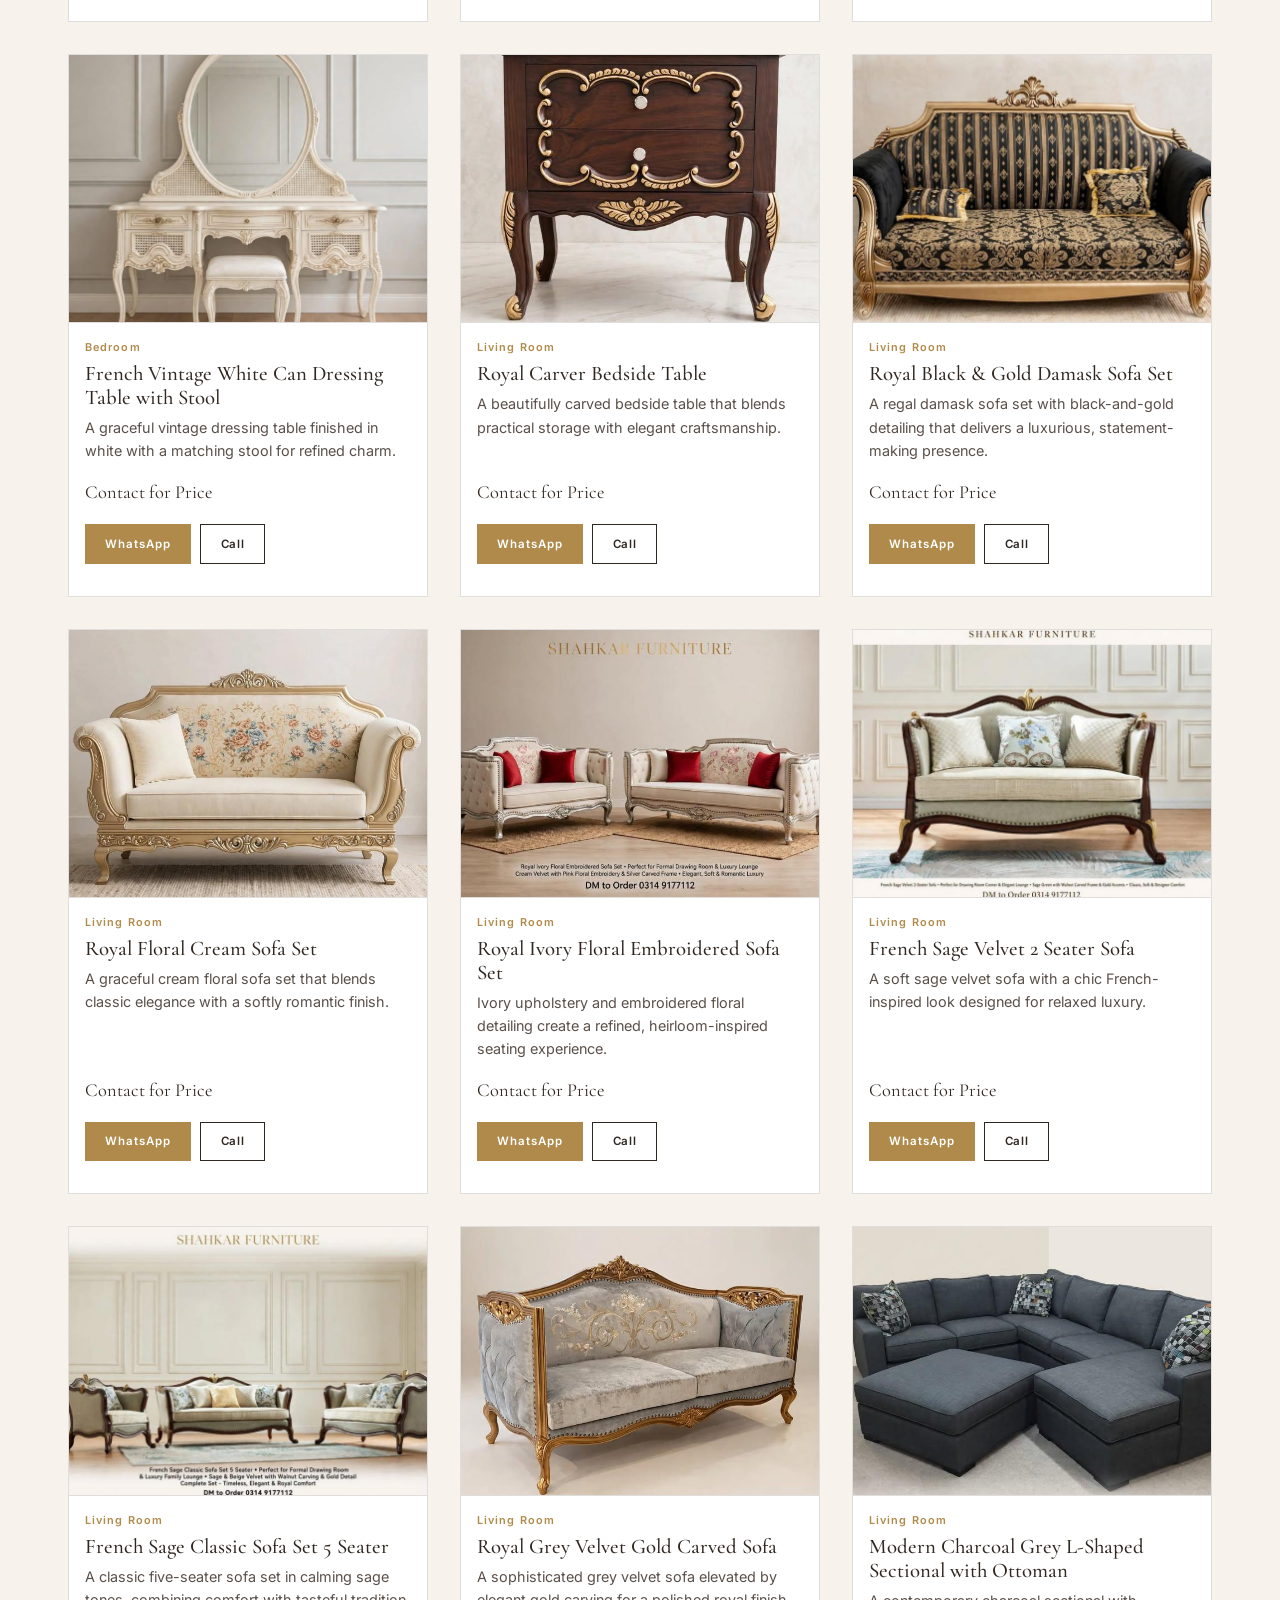
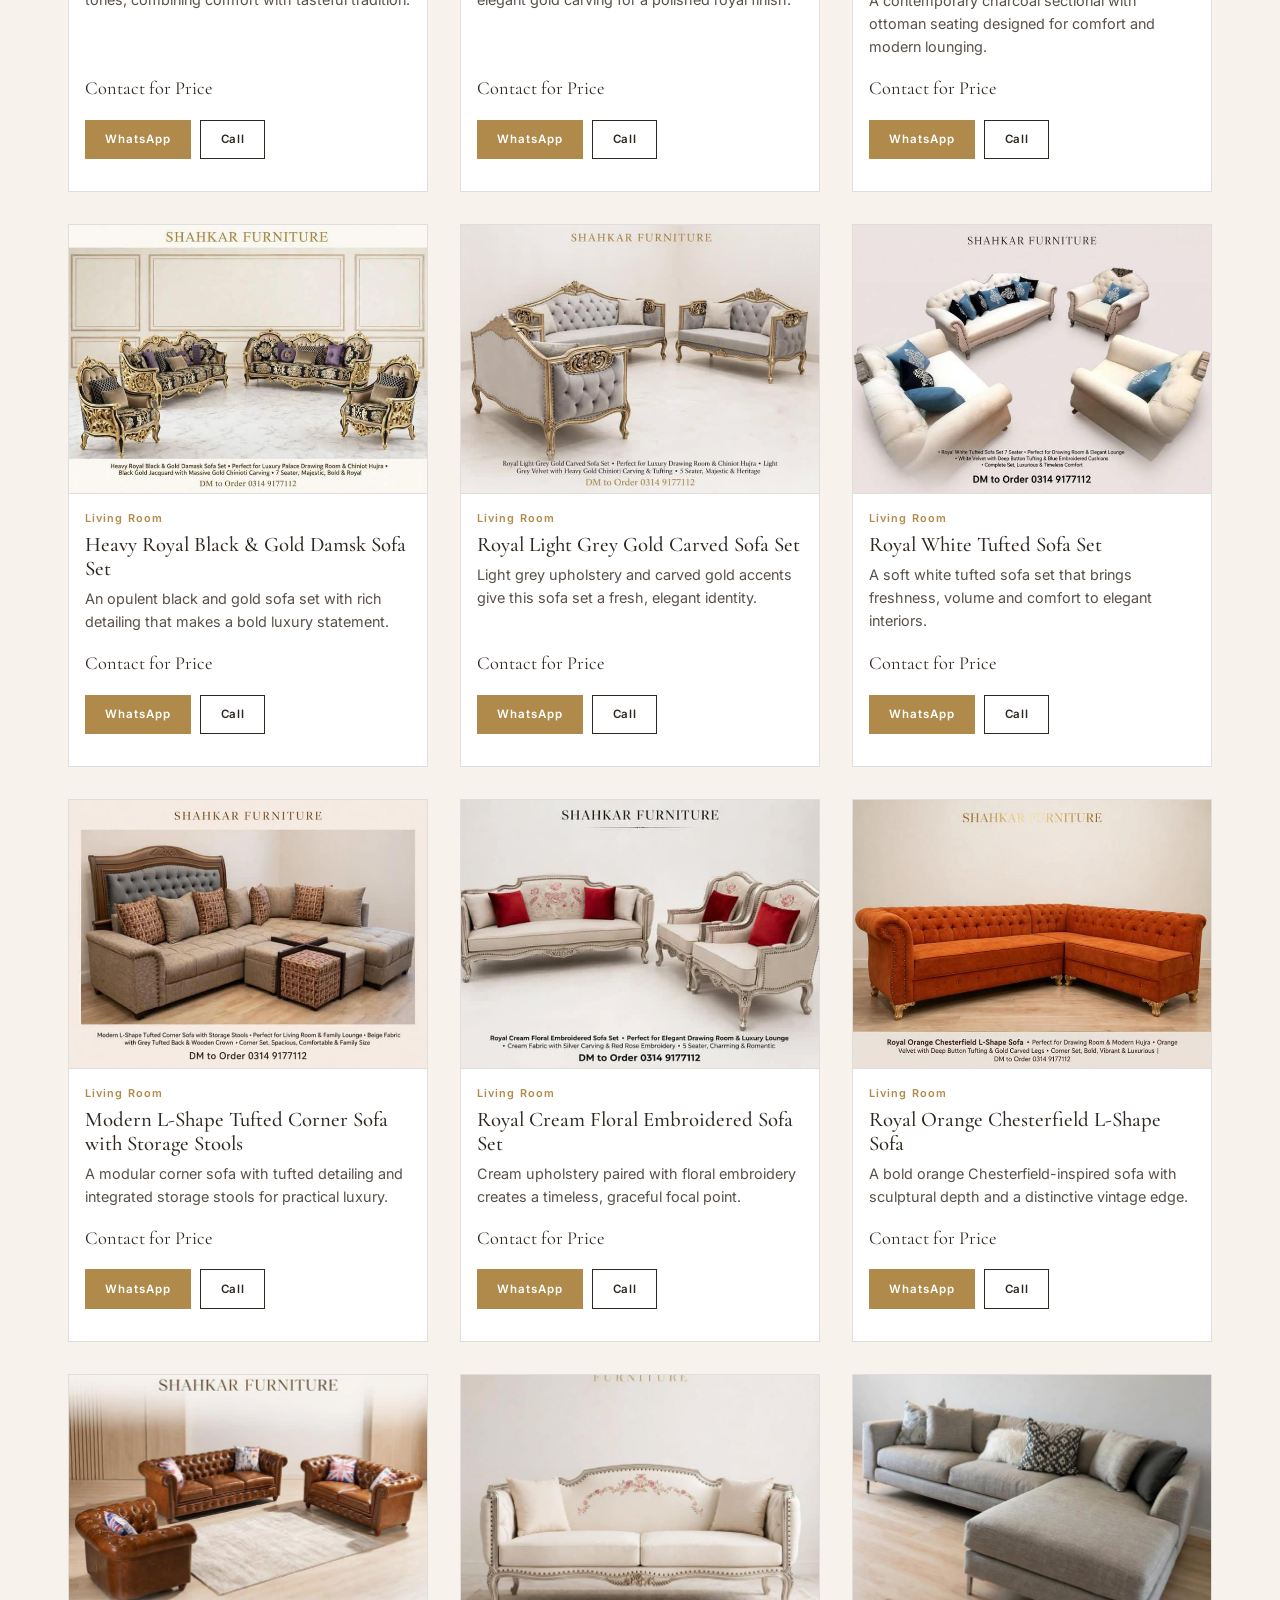
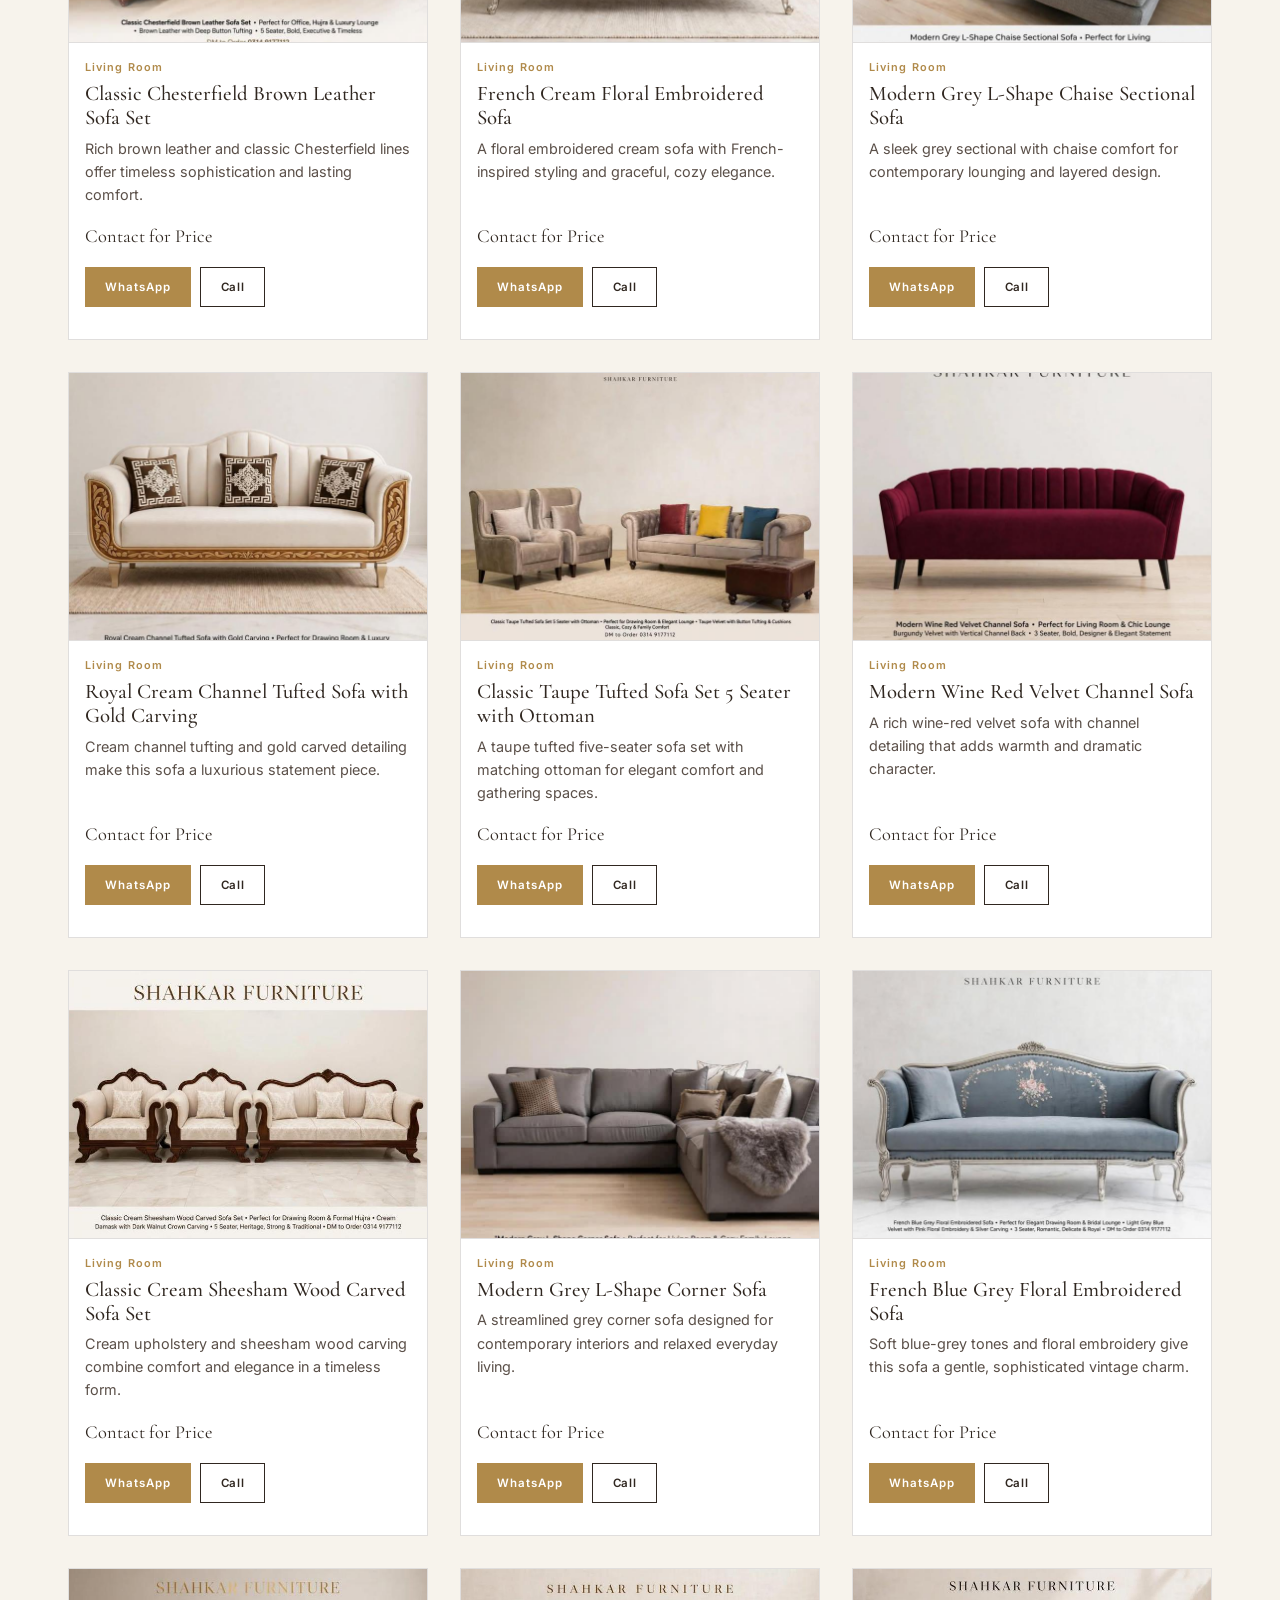
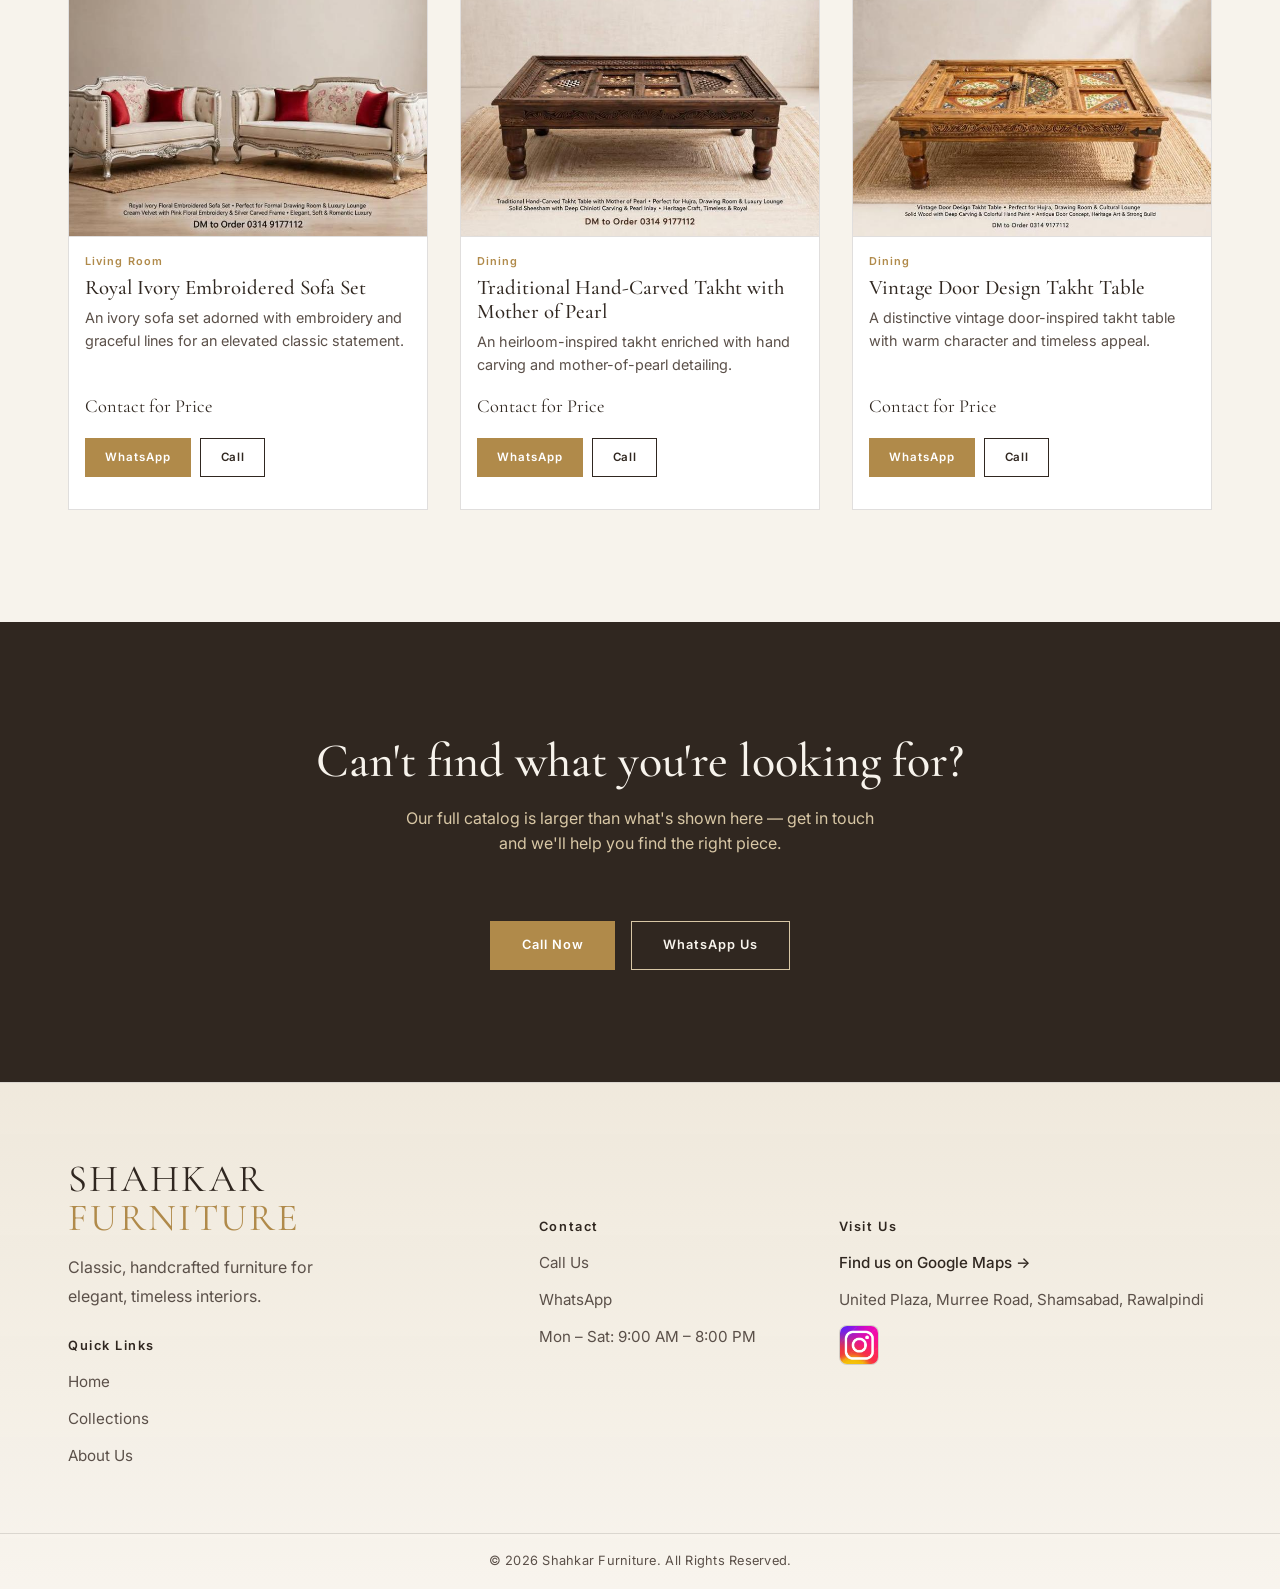
<file: products.html>
<!DOCTYPE html>
<html lang="en">
<head>
  <meta charset="UTF-8">
  <meta name="viewport" content="width=device-width, initial-scale=1.0">
  <title>Collections | Shahkar Furniture</title>
  <meta name="description" content="Browse the Shahkar Furniture collection — beds, sofas, dining sets, wardrobes and more, crafted in a classic, timeless style.">

  <link rel="preconnect" href="https://fonts.googleapis.com">
  <link rel="preconnect" href="https://fonts.gstatic.com" crossorigin>
  <link href="https://fonts.googleapis.com/css2?family=Cormorant+Garamond:wght@400;500;600&family=Inter:wght@400;500;600&display=swap" rel="stylesheet">
  <link rel="icon" type="image/jpeg" href="images/logo/S.jpg">

  <link rel="stylesheet" href="css/style.css">
</head>
<body>

  <!-- ============================= NAVBAR ============================= -->
  <header class="navbar">
    <div class="container navbar__inner">
      <a href="index.html" class="navbar__logo">SHAHKAR <span>FURNITURE</span></a>

      <nav aria-label="Primary">
        <ul class="navbar__links">
          <li><a href="index.html">Home</a></li>
          <li><a href="products.html" class="is-active">Collections</a></li>
          <li><a href="about.html">About Us</a></li>
          <li><a href="index.html#contact">Contact</a></li>
        </ul>
      </nav>

      <div class="navbar__actions">
        <a href="#" data-contact="call" class="btn btn-outline btn-sm">Call Now</a>
        <a href="#" data-contact="whatsapp" class="btn btn-gold btn-sm">WhatsApp</a>
        <button class="navbar__toggle" aria-label="Open menu" aria-expanded="false">
          <span></span><span></span><span></span>
        </button>
      </div>
    </div>

    <div class="navbar__mobile-panel container">
      <a href="index.html">Home</a>
      <a href="products.html">Collections</a>
      <a href="about.html">About Us</a>
      <a href="index.html#contact">Contact</a>
    </div>
  </header>

  <!-- ============================ PAGE HERO ============================ -->
  <section class="page-hero">
    <div class="container">
      <span class="section-label">Our Collections</span>
      <h1>Our Collections</h1>
      <p>Explore furniture designed to bring timeless elegance to your space.</p>
    </div>
  </section>

  <!-- ============================ FILTER BAR ============================ -->
  <div class="container">
    <div class="filter-bar" role="group" aria-label="Filter by category">
      <button class="filter-btn is-active" data-filter="all">All</button>
      <button class="filter-btn" data-filter="bedroom">Bedroom</button>
      <button class="filter-btn" data-filter="living-room">Living Room</button>
      <button class="filter-btn" data-filter="dining">Dining</button>
    </div>

    <!-- ============================ PRODUCT GRID =========================== -->
    <div id="product-grid" class="products-grid"></div>

    <p class="empty-state">No products found in this category yet. More pieces are being added soon — call or WhatsApp us for the full catalog.</p>
  </div>

  <!-- ============================ CONTACT CTA =========================== -->
  <section class="cta-panel" style="margin-top: var(--space-xl);">
    <h2>Can't find what you're looking for?</h2>
    <p>Our full catalog is larger than what's shown here — get in touch and we'll help you find the right piece.</p>
    <div class="cta-panel__actions">
      <a href="#" data-contact="call" class="btn btn-gold">Call Now</a>
      <a href="#" data-contact="whatsapp" class="btn btn-outline">WhatsApp Us</a>
    </div>
  </section>

  <!-- ============================== FOOTER =============================== -->
  <footer class="footer">
    <div class="container footer__grid">
      <div class="footer__intro">
        <div class="footer__brand">
          <div class="navbar__logo">SHAHKAR <span>FURNITURE</span></div>
          <p>Classic, handcrafted furniture for elegant, timeless interiors.</p>
        </div>

        <div class="footer__links">
          <h4>Quick Links</h4>
          <ul>
            <li><a href="index.html">Home</a></li>
            <li><a href="products.html">Collections</a></li>
            <li><a href="about.html">About Us</a></li>
          </ul>
        </div>
      </div>

      <div class="footer__contact">
        <h4>Contact</h4>
        <ul>
          <li><a href="#" data-contact="call">Call Us</a></li>
          <li><a href="#" data-contact="whatsapp">WhatsApp</a></li>
          <li>Mon – Sat: 9:00 AM – 8:00 PM</li>
        </ul>
      </div>

      <div class="footer__map">
        <h4>Visit Us</h4>
        <ul>
          <li><a href="https://www.google.com/maps/place/United+Plaza/@33.6375949,73.0699464,516m/data=!3m2!1e3!4b1!4m6!3m5!1s0x38df94d885b612c5:0x527fc7f7a843a9ea!8m2!3d33.6375949!4d73.0725267!16s%2Fg%2F12mkw70t5?entry=ttu&g_ep=EgoyMDI2MDkwOC4wIKXMDSoASAFQAw%3D%3D" target="_blank" rel="noopener">Find us on Google Maps →</a></li>
          <li>United Plaza, Murree Road, Shamsabad, Rawalpindi</li>
          <li>
            <a href="https://www.instagram.com/shahkar.furnitures/" target="_blank" rel="noopener noreferrer" aria-label="Instagram" class="footer__social-link">
              <img src="images/logo/insta.jpeg" alt="Instagram" />
            </a>
          </li>
        </ul>
      </div>
    </div>

    <div class="footer__bottom">
      &copy; 2026 Shahkar Furniture. All Rights Reserved.
    </div>
  </footer>

  <!-- ===================== MOBILE STICKY CONTACT BAR ==================== -->
  <div class="mobile-contact-bar">
    <div class="mobile-contact-bar__inner container">
      <a href="#" data-contact="call">Call</a>
      <a href="#" data-contact="whatsapp">WhatsApp</a>
    </div>
  </div>

  <script src="js/script.js"></script>
</body>
</html>
</file>
<file: css/style.css>
/* ==========================================================================
   SHAHKAR FURNITURE — Stylesheet
   Structure:
   1. Design tokens (CSS variables)
   2. Reset / base
   3. Typography
   4. Layout utilities
   5. Navbar
   6. Buttons
   7. Hero
   8. Introduction
   9. Collections
   10. Featured products / product grid
   11. Why Shahkar
   12. Contact CTA
   13. Footer
   14. Mobile sticky contact bar
   15. Products page specific (filters)
   16. Animations
   17. Responsive breakpoints
   ========================================================================== */

/* 1. Design tokens ------------------------------------------------------- */
:root {
  /* Colors */
  --color-bg: #F7F3EC;
  --color-bg-alt: #EFE8DC;
  --color-text: #211B17;
  --color-text-soft: #5B5049;
  --color-deep-brown: #302720;
  --color-gold: #B08A4A;
  --color-gold-soft: rgba(176, 138, 74, 0.35);
  --color-champagne: #D8C7A5;
  --color-white: #FFFFFF;
  --color-overlay: rgba(33, 27, 23, 0.55);

  /* Type */
  --font-display: 'Cormorant Garamond', serif;
  --font-body: 'Inter', sans-serif;

  /* Spacing scale */
  --space-xs: 0.5rem;
  --space-sm: 1rem;
  --space-md: 2rem;
  --space-lg: 4rem;
  --space-xl: 7rem;

  /* Layout */
  --container-width: 1240px;
  --border-hairline: 1px solid rgba(48, 39, 32, 0.15);

  /* Motion */
  --ease-showroom: cubic-bezier(0.22, 0.61, 0.36, 1);
}

/* 2. Reset / base --------------------------------------------------------- */
*, *::before, *::after { box-sizing: border-box; }

html {
  scroll-behavior: smooth;
}

@media (prefers-reduced-motion: reduce) {
  html { scroll-behavior: auto; }
  *, *::before, *::after {
    animation-duration: 0.001ms !important;
    animation-iteration-count: 1 !important;
    transition-duration: 0.001ms !important;
    scroll-behavior: auto !important;
  }
}

body {
  margin: 0;
  background: var(--color-bg);
  color: var(--color-text);
  font-family: var(--font-body);
  font-size: 16px;
  line-height: 1.6;
  -webkit-font-smoothing: antialiased;
  overflow-x: hidden;
}

img { max-width: 100%; height: auto; display: block; }

a {
  color: inherit;
  text-decoration: none;
}

ul { list-style: none; margin: 0; padding: 0; }

button {
  font-family: inherit;
  cursor: pointer;
  border: none;
  background: none;
}

:focus-visible {
  outline: 2px solid var(--color-gold);
  outline-offset: 3px;
}

/* 3. Typography ------------------------------------------------------------ */
h1, h2, h3, h4 {
  font-family: var(--font-display);
  color: var(--color-deep-brown);
  font-weight: 500;
  line-height: 1.15;
  margin: 0;
}

h1 { font-size: clamp(2.75rem, 6vw, 4.75rem); font-weight: 400; letter-spacing: 0.01em; }
h2 { font-size: clamp(2rem, 4vw, 3rem); }
h3 { font-size: clamp(1.4rem, 2.5vw, 1.85rem); }

p {
  margin: 0;
  max-width: 62ch;
}

.section-label {
  display: inline-block;
  font-family: var(--font-body);
  font-size: 0.75rem;
  letter-spacing: 0.18em;
  color: var(--color-gold);
  font-weight: 600;
  margin-bottom: var(--space-sm);
}

.section-intro {
  color: var(--color-text-soft);
  font-size: 1.05rem;
}

/* 4. Layout utilities ------------------------------------------------------ */
.container {
  max-width: var(--container-width);
  margin: 0 auto;
  padding: 0 clamp(1.25rem, 4vw, 3rem);
}

section { padding: var(--space-xl) 0; }

.section-alt { background: var(--color-bg-alt); }

.section-heading {
  max-width: 640px;
  margin-bottom: var(--space-lg);
}

.divider-gold {
  width: 64px;
  height: 2px;
  background: var(--color-gold);
  border: none;
  margin: var(--space-sm) 0;
}

.visually-hidden {
  position: absolute;
  width: 1px; height: 1px;
  overflow: hidden;
  clip: rect(0 0 0 0);
  white-space: nowrap;
}

/* Placeholder imagery — replace with real photography.
   Any element with .img-placeholder can be swapped for a real <img>. */
.img-placeholder {
  position: relative;
  display: flex;
  align-items: center;
  justify-content: center;
  height: 450px; /* Adjust this value to increase or decrease the height */
  background:
    linear-gradient(135deg, rgba(176,138,74,0.14) 0%, rgba(176,138,74,0.05) 100%),
    var(--color-bg-alt);
  border: var(--border-hairline);
  color: var(--color-text-soft);
  font-family: var(--font-body);
  font-size: 0.75rem;
  letter-spacing: 0.08em;
  text-align: center;
  overflow: hidden;
}

.img-placeholder::after {
  content: attr(data-label);
  padding: 0 var(--space-sm);
}

.img-placeholder svg {
  position: absolute;
  inset: 0;
  width: 100%;
  height: 100%;
  opacity: 0.5;
}

/* 5. Navbar ----------------------------------------------------------------- */
.navbar {
  position: sticky;
  top: 0;
  z-index: 100;
  background: rgba(247, 243, 236, 0.92);
  backdrop-filter: blur(8px);
  border-bottom: var(--border-hairline);
}

.navbar__inner {
  display: flex;
  align-items: center;
  justify-content: space-between;
  padding-top: var(--space-sm);
  padding-bottom: var(--space-sm);
}

.navbar__logo {
  font-family: var(--font-display);
  font-size: 1.5rem;
  letter-spacing: 0.04em;
  color: var(--color-deep-brown);
}

.navbar__logo span { color: var(--color-gold); }

.navbar__links {
  display: flex;
  gap: var(--space-lg);
}

.navbar__links a {
  font-size: 0.85rem;
  letter-spacing: 0.06em;
  color: var(--color-text);
  position: relative;
  padding-bottom: 4px;
}

.navbar__links a::after {
  content: '';
  position: absolute;
  left: 0; right: 0; bottom: 0;
  height: 1px;
  background: var(--color-gold);
  transform: scaleX(0);
  transform-origin: left;
  transition: transform 0.3s var(--ease-showroom);
}

.navbar__links a:hover::after,
.navbar__links a.is-active::after {
  transform: scaleX(1);
}

.navbar__actions {
  display: flex;
  align-items: center;
  gap: var(--space-sm);
}

.navbar__toggle {
  display: none;
  flex-direction: column;
  justify-content: center;
  align-items: center;
  gap: 5px;
  width: 44px;
  height: 44px;
  padding: 0;
  flex-shrink: 0;
}

.navbar__toggle span {
  width: 22px;
  height: 1.5px;
  background: var(--color-deep-brown);
  transition: transform 0.3s var(--ease-showroom), opacity 0.2s;
}

.navbar.is-open .navbar__toggle span:nth-child(1) {
  transform: translateY(6.5px) rotate(45deg);
}

.navbar.is-open .navbar__toggle span:nth-child(2) {
  opacity: 0;
}

.navbar.is-open .navbar__toggle span:nth-child(3) {
  transform: translateY(-6.5px) rotate(-45deg);
}

.navbar__mobile-panel {
  display: flex;
  flex-direction: column;
  max-height: 0;
  overflow: hidden;
  opacity: 0;
  padding-top: 0;
  padding-bottom: 0;
  border-top: 0 solid transparent;
  transition: max-height 0.35s var(--ease-showroom), opacity 0.25s ease, padding 0.35s var(--ease-showroom);
}

.navbar__mobile-panel a {
  padding: 1.05rem 0.25rem;
  font-size: 1.05rem;
  border-bottom: var(--border-hairline);
  min-height: 44px;
  display: flex;
  align-items: center;
}

.navbar.is-open .navbar__mobile-panel {
  max-height: 420px;
  opacity: 1;
  padding-top: var(--space-xs);
  padding-bottom: var(--space-sm);
  border-top: var(--border-hairline);
}

/* 6. Buttons ----------------------------------------------------------------- */
.btn {
  display: inline-flex;
  align-items: center;
  gap: 0.5rem;
  padding: 0.85rem 1.9rem;
  font-size: 0.8rem;
  letter-spacing: 0.08em;
  font-weight: 600;
  transition: background 0.3s var(--ease-showroom), color 0.3s var(--ease-showroom), border-color 0.3s var(--ease-showroom);
  white-space: nowrap;
}

.btn-primary {
  background: var(--color-deep-brown);
  color: var(--color-bg);
  border: 1px solid var(--color-deep-brown);
}

.btn-primary:hover {
  background: var(--color-gold);
  border-color: var(--color-gold);
  color: var(--color-white);
}

.btn-outline {
  background: transparent;
  color: var(--color-deep-brown);
  border: 1px solid var(--color-deep-brown);
}

.btn-outline:hover {
  border-color: var(--color-gold);
  color: var(--color-gold);
}

.btn-gold {
  background: var(--color-gold);
  color: var(--color-white);
  border: 1px solid var(--color-gold);
}

.btn-gold:hover {
  background: var(--color-deep-brown);
  border-color: var(--color-deep-brown);
}

.btn-sm { padding: 0.6rem 1.2rem; font-size: 0.72rem; }

.btn-block { width: 100%; justify-content: center; }

/* 7. Hero ---------------------------------------------------------------- */
.hero {
  display: grid;
  grid-template-columns: 1fr 1fr;
  align-items: stretch;
  min-height: 88vh;
}

.hero__content {
  display: flex;
  flex-direction: column;
  justify-content: center;
  padding: var(--space-lg) clamp(1.25rem, 5vw, 5rem);
  border-right: 2px solid var(--color-gold);
  position: relative;
}

.hero__eyebrow {
  font-size: 0.78rem;
  letter-spacing: 0.22em;
  color: var(--color-gold);
  font-weight: 600;
  margin-bottom: var(--space-md);
}

.hero__heading {
  margin-bottom: var(--space-sm);
}

.hero__text {
  color: var(--color-text-soft);
  margin: var(--space-sm) 0 var(--space-lg);
  font-size: 1.05rem;
}

.hero__actions {
  display: flex;
  gap: var(--space-sm);
  flex-wrap: wrap;
}

.hero__media {
  position: relative;
  min-height: 420px;
}

.hero__media .img-placeholder {
  position: absolute;
  inset: 0;
  border: none;
}

.hero__media > img {
  position: absolute;
  inset: 0;
  width: 100%;
  height: 100%;
  object-fit: cover;
  object-position: center;
}

/* 8. Introduction ---------------------------------------------------------- */
.intro {
  padding-top: var(--space-xl);
  padding-bottom: var(--space-xl);
}

.intro-wrap {
  display: grid;
  grid-template-columns: 0.85fr 1.15fr;
  gap: clamp(1.5rem, 3vw, 3rem);
  align-items: center;
}

.intro__image {
  min-width: 0;
}

.intro__image img {
  width: 100%;
  aspect-ratio: 4 / 5;
  object-fit: cover;
  display: block;
}

.intro__body {
  display: flex;
  flex-direction: column;
  justify-content: center;
}

.intro__body p + p { margin-top: var(--space-sm); }

/* 9. Collections ------------------------------------------------------------ */
.collections-grid {
  display: grid;
  grid-template-columns: 1.3fr 1fr;
  gap: var(--space-md);
}

.collections-grid__stack {
  display: grid;
  grid-template-rows: 1fr 1fr;
  gap: var(--space-md);
}

.collection-card {
  position: relative;
  overflow: hidden;
  min-height: 320px;
  display: flex;
  align-items: flex-end;
}

.collection-card > img,
.collection-card .img-placeholder {
  position: absolute;
  inset: 0;
  width: 100%;
  height: 100%;
  object-fit: cover;
  object-position: center;
  border: none;
}

.collection-card__body {
  position: relative;
  z-index: 2;
  padding: var(--space-md);
  color: var(--color-white);
  width: 100%;
  background: linear-gradient(to top, rgba(33,27,23,0.78) 0%, rgba(33,27,23,0) 65%);
}

.collection-card--large { grid-row: span 1; min-height: 100%; }

.collection-card__body h3 { color: var(--color-white); }

.collection-card__body p {
  color: rgba(255,255,255,0.85);
  font-size: 0.92rem;
  margin: 0.4rem 0 0.9rem;
}

.collection-card__link {
  font-size: 0.78rem;
  letter-spacing: 0.06em;
  font-weight: 600;
  color: var(--color-champagne);
  border-bottom: 1px solid transparent;
  transition: border-color 0.3s var(--ease-showroom), color 0.3s var(--ease-showroom);
}

.collection-card__link:hover {
  border-color: var(--color-champagne);
  color: var(--color-white);
}

.collection-card__media-zoom {
  transition: transform 0.6s var(--ease-showroom);
}

.collection-card:hover .img-placeholder {
  transform: scale(1.045);
}

/* 10. Product cards / grid -------------------------------------------------- */
.products-scroller {
  display: flex;
  gap: var(--space-md);
  overflow-x: auto;
  padding-bottom: var(--space-sm);
  scroll-snap-type: x mandatory;
  -webkit-overflow-scrolling: touch;
}

.products-scroller::-webkit-scrollbar { height: 6px; }
.products-scroller::-webkit-scrollbar-thumb { background: var(--color-gold-soft); }

.products-grid {
  display: grid;
  grid-template-columns: repeat(3, 1fr);
  gap: var(--space-md);
}

.product-card {
  background: var(--color-white);
  border: var(--border-hairline);
  flex: 0 0 320px;
  min-width: 0;
  scroll-snap-align: start;
  display: flex;
  flex-direction: column;
  transition: border-color 0.3s var(--ease-showroom);
}

.products-grid .product-card { flex-basis: auto; }

.product-card:hover { border-color: var(--color-gold); }

.product-card__media {
  overflow: hidden;
}

.product-card__media .img-placeholder {
  aspect-ratio: 4 / 3;
  border: none;
  border-bottom: var(--border-hairline);
  transition: transform 0.6s var(--ease-showroom);
}

.product-card__media > img {
  width: 100%;
  aspect-ratio: 4 / 3;
  object-fit: cover;
  border-bottom: var(--border-hairline);
}

.product-card:hover .product-card__media .img-placeholder {
  transform: scale(1.04);
}

.product-card__body {
  padding: var(--space-sm) var(--space-sm) var(--space-md);
  display: flex;
  flex-direction: column;
  flex: 1;
}

.product-card__category {
  font-size: 0.68rem;
  letter-spacing: 0.1em;
  color: var(--color-gold);
  font-weight: 600;
  margin-bottom: 0.35rem;
}

.product-card__name {
  font-size: 1.3rem;
  margin-bottom: 0.4rem;
}

.product-card__desc {
  color: var(--color-text-soft);
  font-size: 0.9rem;
  margin-bottom: var(--space-sm);
}

.product-card__price {
  font-family: var(--font-display);
  font-size: 1.15rem;
  color: var(--color-deep-brown);
  margin-bottom: var(--space-sm);
  margin-top: auto;
}

.product-card__actions {
  display: flex;
  gap: 0.6rem;
  flex-wrap: wrap;
}

.product-card__actions .btn { min-width: 0; }

.placeholder-note {
  display: inline-flex;
  align-items: center;
  gap: 0.5rem;
  font-size: 0.78rem;
  color: var(--color-text-soft);
  border: 1px dashed var(--color-gold-soft);
  padding: 0.6rem 1rem;
  margin-bottom: var(--space-lg);
}

/* 11. Why Shahkar ------------------------------------------------------------ */
.why-list {
  display: grid;
  grid-template-columns: repeat(4, 1fr);
}

.why-item {
  padding: var(--space-md) var(--space-sm) var(--space-md) 0;
  border-right: var(--border-hairline);
}

.why-item:last-child { border-right: none; }

.why-item__index {
  font-family: var(--font-display);
  font-size: 0.9rem;
  color: var(--color-gold);
  margin-bottom: var(--space-sm);
  display: block;
}

.why-item h3 { margin-bottom: 0.6rem; }

.why-item p { color: var(--color-text-soft); font-size: 0.92rem; }

/* 12. Contact CTA ------------------------------------------------------------ */
.cta-panel {
  background: var(--color-deep-brown);
  color: var(--color-bg);
  text-align: center;
  padding: var(--space-xl) var(--space-md);
}

.cta-panel h2 { color: var(--color-bg); max-width: 720px; margin: 0 auto; }

.cta-panel p {
  color: var(--color-champagne);
  max-width: 480px;
  margin: var(--space-sm) auto var(--space-lg);
}

.cta-panel__actions {
  display: flex;
  gap: var(--space-sm);
  justify-content: center;
  flex-wrap: wrap;
}

.cta-panel .btn-outline {
  color: var(--color-bg);
  border-color: var(--color-champagne);
}

.cta-panel .btn-outline:hover {
  color: var(--color-deep-brown);
  background: var(--color-champagne);
  border-color: var(--color-champagne);
}

.custom-order {
  border-top: var(--border-hairline);
  border-bottom: var(--border-hairline);
}

.custom-order__wrap {
  display: flex;
  justify-content: center;
}

.custom-order__content {
  max-width: 760px;
  text-align: center;
}

.custom-order__content h2 {
  margin-bottom: var(--space-sm);
}

.custom-order__content p {
  color: var(--color-text-soft);
  font-size: 1.05rem;
  line-height: 1.8;
}

.custom-order__actions {
  display: flex;
  justify-content: center;
  gap: var(--space-sm);
  flex-wrap: wrap;
  margin-top: var(--space-md);
}

/* 13. Footer ------------------------------------------------------------------ */
.footer {
  background: linear-gradient(180deg, rgba(239, 232, 220, 0.96) 0%, rgba(247, 243, 236, 0.98) 100%);
  padding-top: clamp(3rem, 6vw, 5rem);
  border-top: 1px solid rgba(48, 39, 32, 0.14);
}

.footer__grid {
  display: grid;
  grid-template-columns: minmax(260px, 1.35fr) minmax(180px, 0.8fr) minmax(260px, 1.2fr);
  column-gap: clamp(2.25rem, 4vw, 5rem);
  row-gap: 2rem;
  padding-bottom: clamp(2.5rem, 5vw, 4rem);
  align-items: start;
}

.footer__brand {
  display: flex;
  flex-direction: column;
  gap: 1rem;
}

.footer__brand .navbar__logo {
  margin-bottom: 0;
  font-size: clamp(2rem, 3vw, 2.8rem);
  line-height: 1;
  letter-spacing: 0.06em;
}

.footer__brand p {
  color: var(--color-text-soft);
  font-size: 1rem;
  line-height: 1.8;
  max-width: 28ch;
}

.footer__links,
.footer__contact,
.footer__map {
  min-width: 0;
}

.footer__intro {
  display: flex;
  flex-direction: column;
  gap: 1.8rem;
}

.footer__contact,
.footer__map {
  display: flex;
  flex-direction: column;
  justify-content: flex-start;
  padding-top: 3.7rem;
}

@media (min-width: 768px) {
  .footer__contact,
  .footer__map {
    transform: translateY(1px);
  }
}

.footer h4 {
  font-family: var(--font-body);
  font-size: 0.8rem;
  letter-spacing: 0.12em;
  text-transform: none;
  color: var(--color-deep-brown);
  margin-bottom: 1rem;
  font-weight: 600;
}

.footer__links ul,
.footer__contact ul,
.footer__map ul {
  display: flex;
  flex-direction: column;
  gap: 0.8rem;
}

.footer ul li {
  margin-bottom: 0;
  font-size: 0.95rem;
  color: var(--color-text-soft);
  line-height: 1.6;
}

.footer ul li a {
  transition: color 0.25s ease;
}

.footer ul li a:hover,
.footer ul li a:focus-visible {
  color: var(--color-gold);
}

.footer__social {
  display: flex;
  gap: 0.75rem;
  margin-top: 0.5rem;
}

.footer__social a,
.footer__social-link {
  width: 40px;
  height: 40px;
  border: 1px solid rgba(48, 39, 32, 0.18);
  display: inline-flex;
  align-items: center;
  justify-content: center;
  background: linear-gradient(135deg, rgba(255,255,255,0.4), rgba(255,255,255,0.14));
  transition: all 0.25s ease;
  overflow: hidden;
  padding: 0;
  border-radius: 8px;
}

.footer__social a img,
.footer__social-link img {
  width: 100%;
  height: 100%;
  object-fit: cover;
  display: block;
}

.footer__social a:hover,
.footer__social a:focus-visible,
.footer__social-link:hover,
.footer__social-link:focus-visible {
  border-color: var(--color-gold);
  transform: translateY(-1px);
  box-shadow: 0 6px 16px rgba(176, 138, 74, 0.14);
}

.footer__map a {
  display: inline-flex;
  align-items: center;
  font-weight: 500;
  color: var(--color-deep-brown);
  text-decoration: none;
}

.footer__map a::after {
  content: none;
}

.footer__bottom {
  border-top: 1px solid rgba(48, 39, 32, 0.14);
  padding: 1.1rem 0 calc(1.1rem + 64px);
  text-align: center;
  font-size: 0.8rem;
  color: var(--color-text-soft);
  background: rgba(255, 255, 255, 0.06);
  letter-spacing: 0.02em;
}

@media (min-width: 601px) {
  .footer__bottom { padding-bottom: 1.1rem; }
}

/* 14. Mobile sticky contact bar ---------------------------------------------- */
.mobile-contact-bar {
  display: none;
  position: fixed;
  bottom: 0;
  left: 0;
  right: 0;
  z-index: 200;
  background: rgba(255, 255, 255, 0.96);
  backdrop-filter: blur(8px);
  border-top: 1px solid rgba(48, 39, 32, 0.16);
  box-shadow: 0 -8px 30px rgba(20, 14, 11, 0.08);
}

.mobile-contact-bar__inner {
  display: flex;
}

.mobile-contact-bar a {
  flex: 1;
  text-align: center;
  padding: 0.95rem 0;
  font-size: 0.82rem;
  font-weight: 600;
  letter-spacing: 0.06em;
  transition: background 0.25s ease, color 0.25s ease;
}

.mobile-contact-bar a:first-child {
  border-right: 1px solid rgba(48, 39, 32, 0.12);
  color: var(--color-deep-brown);
}

.mobile-contact-bar a:last-child {
  background: var(--color-gold);
  color: var(--color-white);
}

.mobile-contact-bar a:hover,
.mobile-contact-bar a:focus-visible {
  opacity: 0.96;
}

/* 15. Products page — hero + filters ------------------------------------------ */
.page-hero {
  padding: var(--space-xl) 0 var(--space-lg);
  text-align: left;
  border-bottom: var(--border-hairline);
}

.page-hero p { color: var(--color-text-soft); margin-top: var(--space-sm); font-size: 1.05rem; }

/* About page --------------------------------------------------------------- */
.about-hero {
  display: grid;
  grid-template-columns: 0.9fr 1.1fr;
  min-height: min(70vh, 680px);
  border-bottom: var(--border-hairline);
}

.about-hero__content {
  display: flex;
  flex-direction: column;
  justify-content: center;
  padding: var(--space-lg) clamp(1.25rem, 5vw, 5rem);
  border-right: 2px solid var(--color-gold);
}

.about-hero__content h1 { max-width: 11ch; }

.about-hero__content p {
  color: var(--color-text-soft);
  max-width: 48ch;
  margin-top: var(--space-md);
  font-size: 1.05rem;
}

.about-hero__media { min-height: 420px; }

.about-hero__media img {
  width: 100%;
  height: 100%;
  object-fit: cover;
}

.about-story__inner {
  display: grid;
  grid-template-columns: 0.85fr 1.15fr;
  gap: var(--space-lg);
  align-items: center;
}

.about-story__media img {
  width: 100%;
  aspect-ratio: 4 / 5;
  object-fit: cover;
}

.about-story__body p {
  color: var(--color-text-soft);
  margin-top: var(--space-sm);
}

.philosophy-grid {
  display: grid;
  grid-template-columns: repeat(3, 1fr);
  gap: var(--space-md);
}

.philosophy-card {
  padding: var(--space-md);
  border: var(--border-hairline);
  background: rgba(255, 255, 255, 0.3);
}

.philosophy-card__index {
  display: block;
  color: var(--color-gold);
  font-family: var(--font-display);
  font-size: 1rem;
  margin-bottom: var(--space-sm);
}

.philosophy-card h3 { margin-bottom: 0.6rem; }

.philosophy-card p {
  color: var(--color-text-soft);
  font-size: 0.92rem;
}

.about-offer-grid {
  display: grid;
  grid-template-columns: repeat(3, 1fr);
  gap: var(--space-md);
}

.about-offer-grid .collection-card { min-height: 360px; }

.filter-bar {
  display: flex;
  gap: var(--space-sm);
  flex-wrap: wrap;
  padding: var(--space-md) 0;
  border-bottom: var(--border-hairline);
  margin-bottom: var(--space-lg);
}

.filter-btn {
  font-size: 0.78rem;
  letter-spacing: 0.06em;
  padding: 0.55rem 1.1rem;
  border: 1px solid var(--color-champagne);
  color: var(--color-text-soft);
  transition: all 0.3s var(--ease-showroom);
}

.filter-btn:hover {
  border-color: var(--color-gold);
  color: var(--color-deep-brown);
}

.filter-btn.is-active {
  background: var(--color-deep-brown);
  border-color: var(--color-deep-brown);
  color: var(--color-bg);
}

.product-card.is-hidden { display: none; }

.empty-state {
  text-align: center;
  padding: var(--space-xl) 0;
  color: var(--color-text-soft);
  display: none;
}

.empty-state.is-visible { display: block; }

/* 16. Animations --------------------------------------------------------------- */
@keyframes heroFadeUp {
  from { opacity: 0; transform: translateY(18px); }
  to { opacity: 1; transform: translateY(0); }
}

.hero__eyebrow,
.hero__heading,
.hero__text,
.hero__actions {
  animation: heroFadeUp 0.8s var(--ease-showroom) both;
}

.hero__eyebrow { animation-delay: 0.05s; }
.hero__heading { animation-delay: 0.15s; }
.hero__text { animation-delay: 0.25s; }
.hero__actions { animation-delay: 0.35s; }

/* 17. Responsive ---------------------------------------------------------------- */
@media (max-width: 1024px) {
  .why-list { grid-template-columns: repeat(2, 1fr); }
  .why-item { border-right: none; border-bottom: var(--border-hairline); padding: var(--space-md) 0; }
  .why-item:nth-child(2n) { padding-left: var(--space-md); }
  .footer__grid { grid-template-columns: 1fr 1fr; }
  .products-grid { grid-template-columns: repeat(2, 1fr); }
}

@media (max-width: 767px) {
  .navbar__links { display: none; }
  .navbar__actions .btn { display: none; }
  .navbar__toggle { display: flex; }

  .navbar__logo {
    white-space: nowrap;
    overflow: hidden;
    text-overflow: ellipsis;
    max-width: 60vw;
  }

  .hero {
    grid-template-columns: 1fr;
    min-height: auto;
  }
  /* Furniture first, story second — matches the mobile browsing order */
  .hero__media { order: -1; }

  .hero__content {
    border-right: none;
    border-bottom: 2px solid var(--color-gold);
    padding: var(--space-md) clamp(1.25rem, 5vw, 3rem) var(--space-lg);
  }
  .hero__media {
    min-height: 0;
    aspect-ratio: 5 / 4;
  }

  .intro,
  .intro-wrap { grid-template-columns: 1fr; }
  .intro__media { order: -1; }

  .about-hero { grid-template-columns: 1fr; min-height: auto; }
  .about-hero__media { order: -1; aspect-ratio: 5 / 4; min-height: 0; }
  .about-hero__content { border-right: none; border-bottom: 2px solid var(--color-gold); }
  .about-story__inner { grid-template-columns: 1fr; }
  .philosophy-grid,
  .about-offer-grid { grid-template-columns: 1fr; }
  .about-offer-grid .collection-card { min-height: 280px; }

  .collections-grid { grid-template-columns: 1fr; }
  .collections-grid__stack { grid-template-rows: 1fr 1fr; }
  .collection-card { min-height: 260px; }

  .mobile-contact-bar { display: block; }
  body { padding-bottom: 76px; }
  .footer__bottom { padding-bottom: var(--space-sm); }
}

@media (max-width: 600px) {
  /* Tighter, phone-appropriate spacing rhythm — desktop tokens untouched */
  :root {
    --space-lg: 2.75rem;
    --space-xl: 4rem;
  }

  section { padding: var(--space-lg) 0; }

  h1 { font-size: clamp(2.1rem, 8.5vw, 2.6rem); line-height: 1.1; }
  h2 { font-size: clamp(1.65rem, 6vw, 2rem); }

  .container { padding: 0 1.1rem; }

  .intro-wrap { gap: var(--space-md); }

  /* ---- Navbar ---- */
  .navbar__inner { padding-top: 0.85rem; padding-bottom: 0.85rem; }
  .navbar__logo { font-size: 1.2rem; letter-spacing: 0.02em; }

  /* ---- Hero ---- */
  .hero__content { padding-top: var(--space-md); padding-bottom: var(--space-md); }
  .hero__eyebrow { margin-bottom: var(--space-sm); font-size: 0.72rem; }
  .hero__text { font-size: 0.98rem; margin: var(--space-sm) 0 var(--space-md); max-width: 46ch; }
  .hero__actions { flex-direction: column; align-items: stretch; gap: 0.75rem; }
  .hero__actions .btn { width: 100%; justify-content: center; padding-top: 1rem; padding-bottom: 1rem; }

  .about-hero__content { padding: var(--space-md) 1.1rem; }
  .about-hero__content h1 { max-width: 12ch; }
  .about-hero__content p { font-size: 0.98rem; margin-top: var(--space-sm); }
  .about-story__inner { gap: var(--space-md); }
  .philosophy-card { padding: var(--space-sm); }

  /* ---- Collections ---- */
  .collection-card { min-height: 220px; }
  .collection-card__body { padding: var(--space-sm); }

  /* ---- Why Shahkar ---- */
  .why-list { grid-template-columns: 1fr; }
  .why-item { padding-left: 0 !important; padding-top: var(--space-sm); padding-bottom: var(--space-sm); }

  /* ---- Featured products scroller ---- */
  .products-scroller { gap: var(--space-sm); margin: 0 -1.1rem; padding: 0 1.1rem var(--space-sm); }
  .products-scroller .product-card { flex-basis: 82vw; max-width: 340px; }

  /* ---- Product grid + cards ---- */
  .products-grid { grid-template-columns: 1fr; gap: var(--space-md); }
  .product-card__media .img-placeholder { aspect-ratio: 6 / 5; }
  .product-card__name { font-size: 1.4rem; }
  .product-card__price { font-size: 1.25rem; }

  .product-card__actions {
    display: grid;
    grid-template-columns: 1fr 1fr;
    gap: 0.6rem;
  }
  .product-card__actions .btn {
    width: 100%;
    justify-content: center;
  }
  /* When a third action (Call) is present, give it its own full-width row */
  .product-card__actions .btn:nth-child(3):last-child {
    grid-column: 1 / -1;
  }

  /* ---- Buttons: comfortable thumb targets everywhere on mobile ---- */
  .btn { min-height: 46px; }
  .btn-sm { min-height: 44px; padding: 0.7rem 1rem; font-size: 0.76rem; }

  /* ---- Category filter bar: single scrollable row, never wraps ---- */
  .filter-bar {
    flex-wrap: nowrap;
    overflow-x: auto;
    scroll-snap-type: x proximity;
    margin: 0 -1.1rem;
    padding: var(--space-sm) 1.1rem;
    -webkit-overflow-scrolling: touch;
    scrollbar-width: none;
  }
  .filter-bar::-webkit-scrollbar { display: none; }
  .filter-btn {
    flex: 0 0 auto;
    scroll-snap-align: start;
    min-height: 44px;
    display: inline-flex;
    align-items: center;
    padding: 0.6rem 1.15rem;
  }

  .page-hero { padding-top: var(--space-lg); padding-bottom: var(--space-md); }
}

/* 18. About page — showroom & map section ---------------------------------- */
.about-page-hero {
  border-bottom: var(--border-hairline);
}

.about-story {
  padding-top: var(--space-xl);
}

.about-story__inner {
  display: grid;
  grid-template-columns: 0.9fr 1.1fr;
  gap: clamp(1.5rem, 3vw, 3rem);
  align-items: center;
}

.about-story__media .img-placeholder {
  height: 570px;
  border: var(--border-hairline);
}

.about-story__body {
  display: flex;
  flex-direction: column;
  justify-content: center;
}

.about-story__body p + p {
  margin-top: var(--space-sm);
}

.about-showroom {
  padding-top: var(--space-xl);
}

.about-showroom__inner {
  display: grid;
  grid-template-columns: 0.95fr 1.05fr;
  gap: clamp(1.5rem, 3vw, 3rem);
  align-items: center;
}

.about-showroom__details {
  display: flex;
  flex-direction: column;
  gap: var(--space-md);
}

.about-showroom__list {
  display: flex;
  flex-direction: column;
  gap: 0.8rem;
  padding: 1.2rem 1.4rem;
  border: var(--border-hairline);
  background: rgba(255, 255, 255, 0.32);
  color: var(--color-text-soft);
}

.about-showroom__list strong {
  color: var(--color-deep-brown);
}

.about-showroom__actions {
  display: flex;
  flex-wrap: wrap;
  gap: var(--space-sm);
}

.about-showroom__map-wrap {
  width: 100%;
  aspect-ratio: 16 / 12;
  border: var(--border-hairline);
  overflow: hidden;
  background: var(--color-bg-alt);
}

.about-showroom__map-wrap iframe {
  width: 100%;
  height: 100%;
  border: 0;
  display: block;
}

.about-social {
  padding-top: var(--space-xl);
}

.about-social__inner {
  text-align: center;
}

.about-social__actions {
  display: flex;
  justify-content: center;
  flex-wrap: wrap;
  gap: var(--space-sm);
}

.footer__links {
  display: flex;
  flex-direction: column;
}

.footer__links ul {
  display: flex;
  flex-direction: column;
  gap: 0.8rem;
}

.footer__links h4,
.footer__contact h4,
.footer__map h4 {
  font-family: var(--font-body);
  font-size: 0.8rem;
  letter-spacing: 0.12em;
  text-transform: none;
  color: var(--color-deep-brown);
  margin-bottom: 1rem;
  font-weight: 600;
}

.footer__links a,
.footer__contact a,
.footer__map a {
  transition: color 0.25s ease;
}

.footer__links a:hover,
.footer__links a:focus-visible,
.footer__contact a:hover,
.footer__contact a:focus-visible,
.footer__map a:hover,
.footer__map a:focus-visible {
  color: var(--color-gold);
}

@media (max-width: 1024px) {
  .about-story__inner,
  .about-showroom__inner {
    grid-template-columns: 1fr;
  }

  .about-showroom__map-wrap {
    max-width: 100%;
  }
}

@media (max-width: 767px) {
  .about-story__media .img-placeholder {
    height: 360px;
  }

  .about-showroom__actions {
    flex-direction: column;
    align-items: stretch;
  }

  .about-showroom__actions .btn {
    width: 100%;
    justify-content: center;
  }

  .about-social__actions {
    flex-direction: column;
  }

  .about-social__actions .btn {
    width: 100%;
    justify-content: center;
  }
}

@media (max-width: 600px) {
  .about-page-hero .container {
    padding-top: 0.5rem;
  }

  .about-showroom__list {
    padding: 1rem;
  }

  .footer__grid {
    grid-template-columns: 1fr;
    justify-items: center;
    align-items: center;
    column-gap: 0;
    row-gap: 1.5rem;
    text-align: center;
  }

  .footer__intro,
  .footer__contact,
  .footer__map {
    width: 100%;
    display: flex;
    align-items: center;
    text-align: center;
  }

  .footer__brand,
  .footer__contact,
  .footer__map {
    width: 100%;
    align-items: center;
  }

  .footer__brand .navbar__logo,
  .footer__brand p,
  .footer__contact ul,
  .footer__map ul {
    width: 100%;
  }

  .footer__brand .navbar__logo {
    display: block;
    text-align: center;
  }

  .footer__brand p {
    max-width: 100%;
  }

  .footer__contact ul,
  .footer__map ul {
    align-items: center;
  }

  .footer__contact,
  .footer__map {
    padding-top: 0;
  }

  .footer__social {
    justify-content: center;
  }

  /* ---- Contact CTA panel ---- */
  .cta-panel { padding: var(--space-lg) 1.1rem; }
  .cta-panel__actions { flex-direction: column; align-items: stretch; }
  .cta-panel__actions .btn { min-height: 48px; }

  /* ---- Footer ---- */
  .footer__social a { width: 44px; height: 44px; }

  /* ---- Mobile contact bar: bigger targets, safe-area aware ---- */
  .mobile-contact-bar {
    box-shadow: 0 -6px 16px rgba(33, 27, 23, 0.08);
    padding-bottom: env(safe-area-inset-bottom, 0);
  }
  .mobile-contact-bar a {
    padding: 1.05rem 0;
    font-size: 0.85rem;
    min-height: 48px;
    display: flex;
    align-items: center;
    justify-content: center;
  }
}

@media (max-width: 380px) {
  .navbar__logo { font-size: 1.05rem; }
  h1 { font-size: clamp(1.9rem, 9vw, 2.2rem); }
  .hero__eyebrow { letter-spacing: 0.16em; }
  .products-scroller .product-card { flex-basis: 86vw; }
}
</file>
